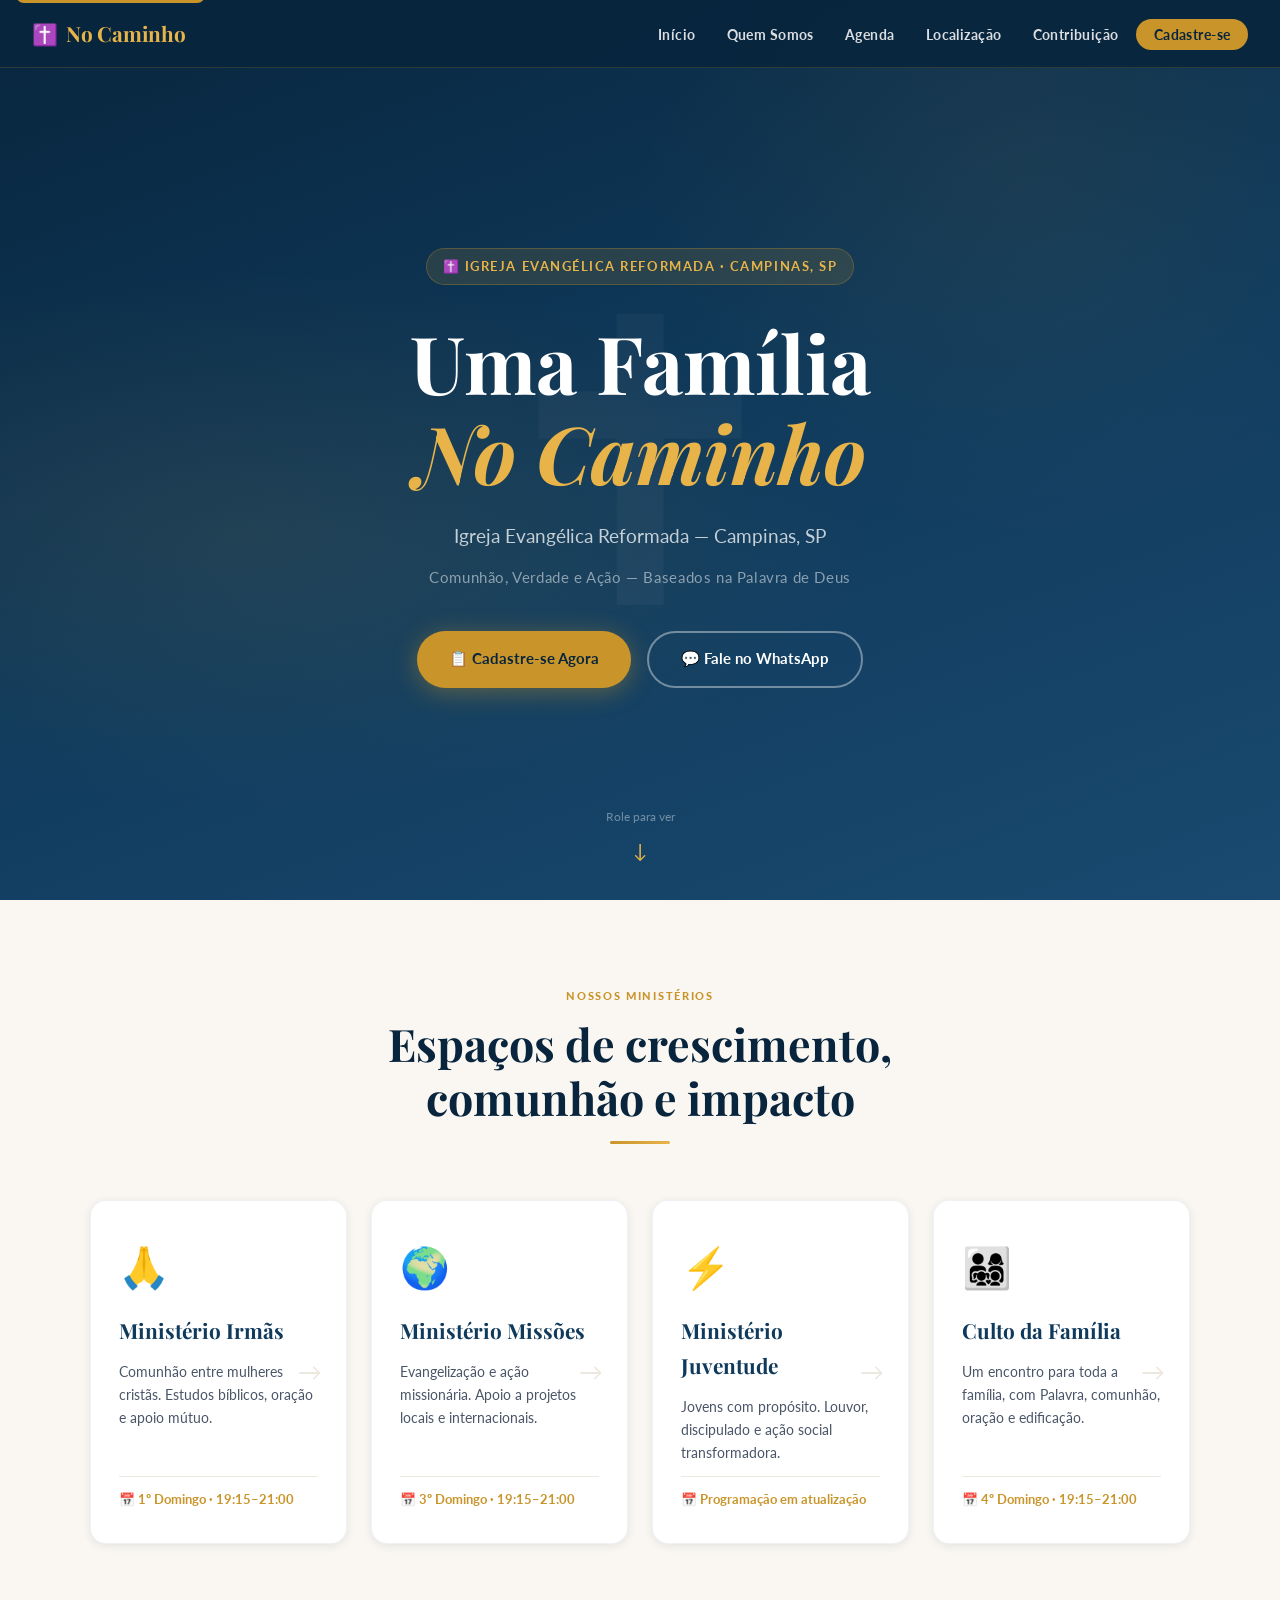
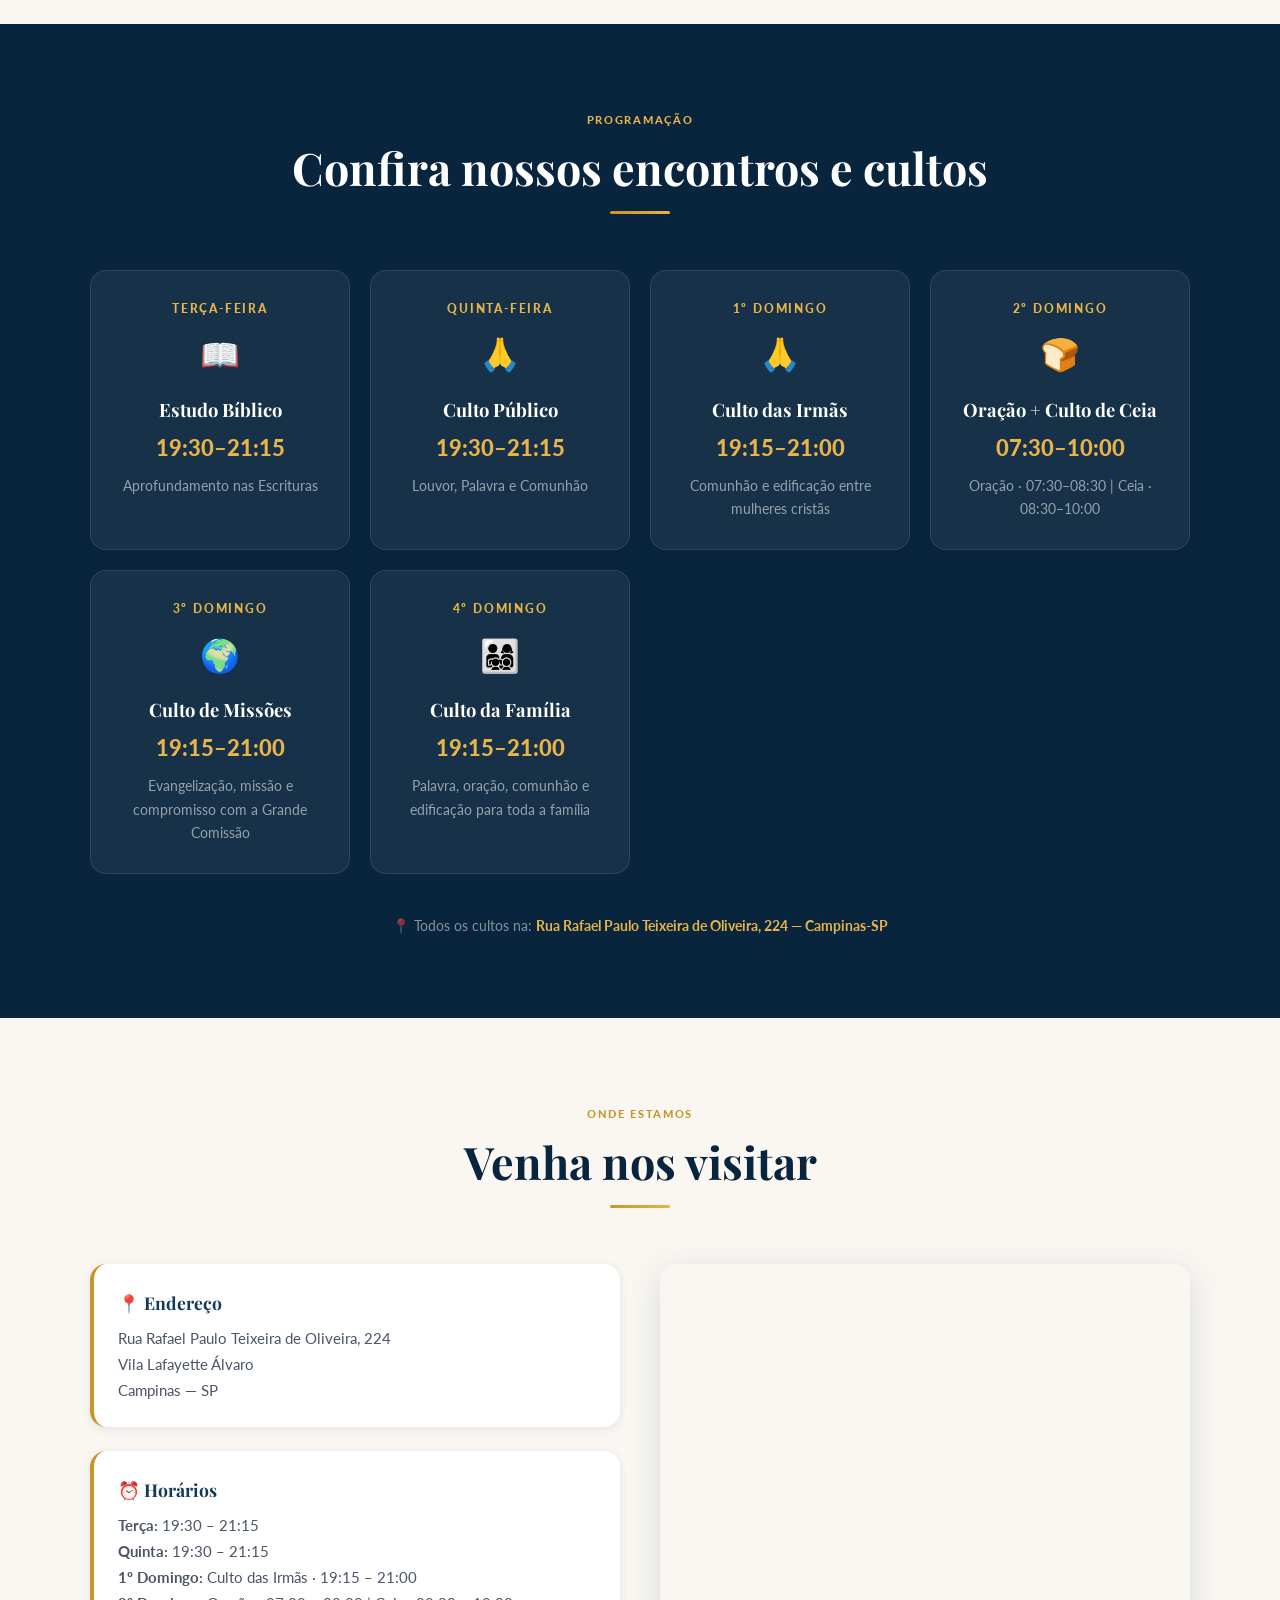
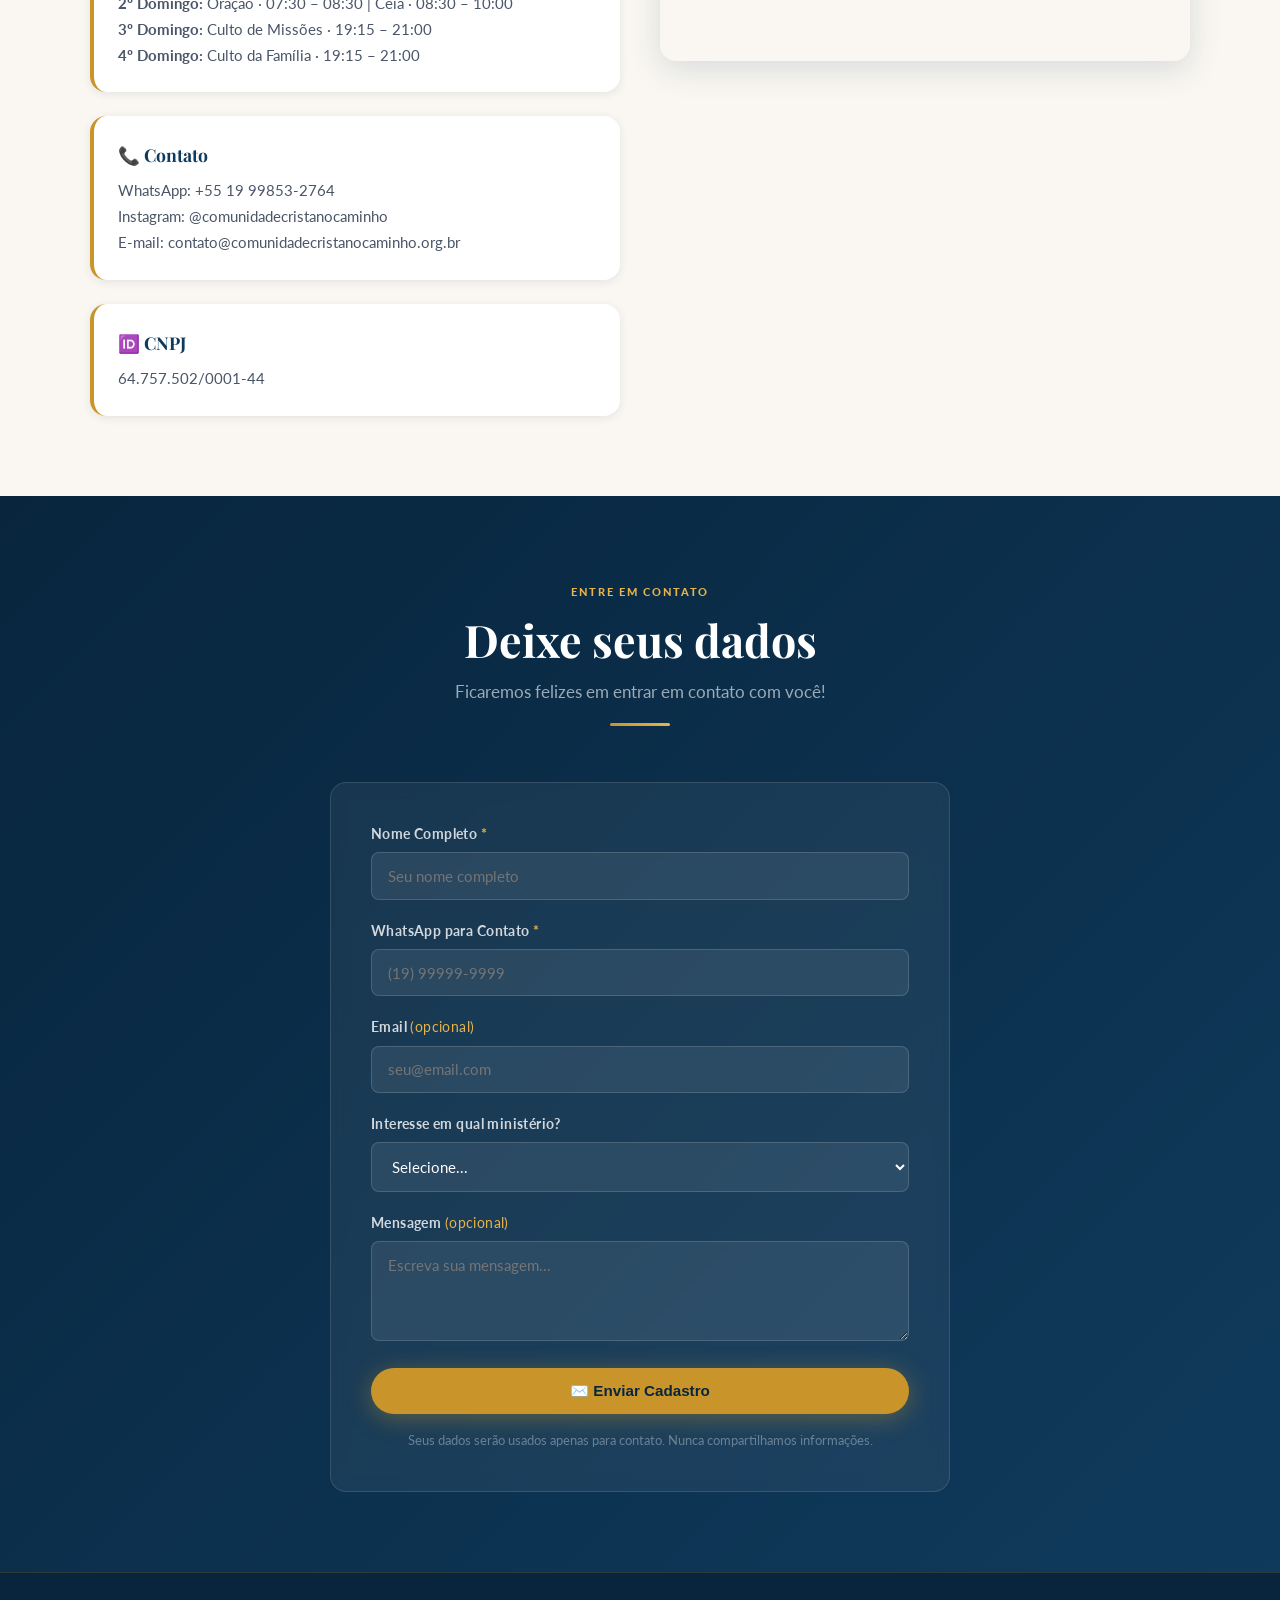
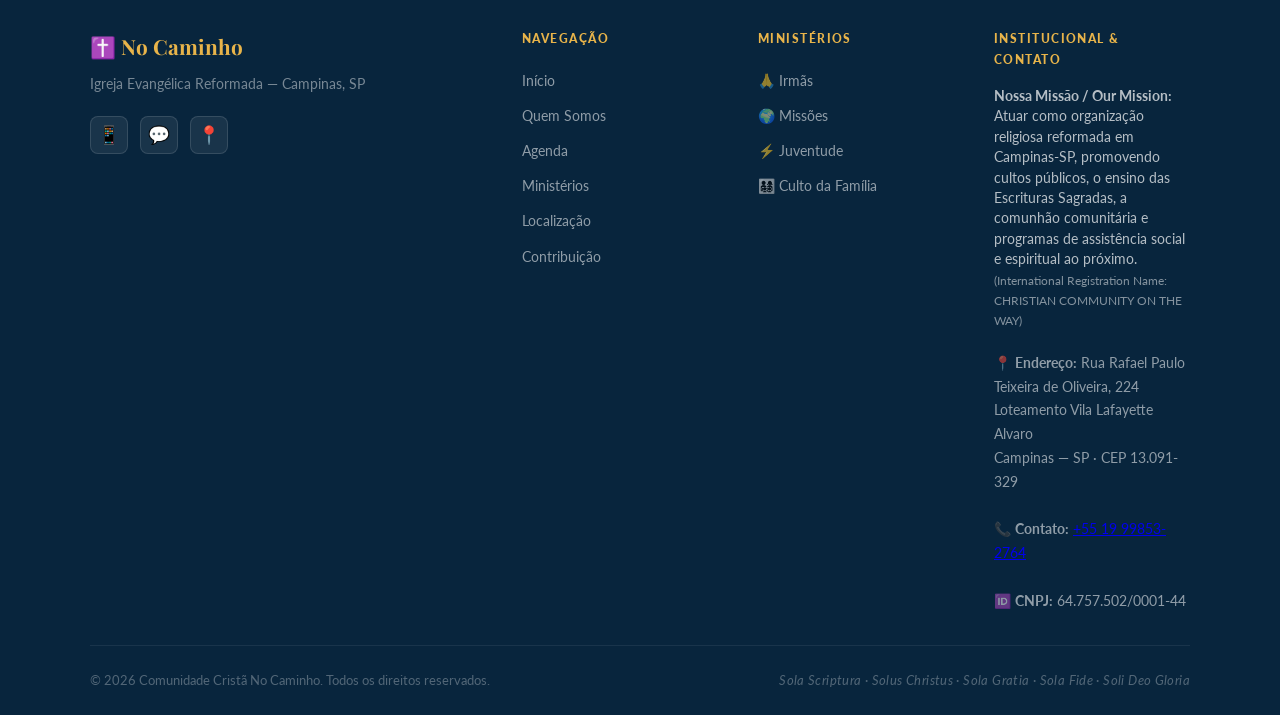
<file: index.html>
<!DOCTYPE html>
<html lang="pt-BR">
<head>
  <link rel="canonical" href="https://comunidadecristanocaminho.org.br/" />
  <meta charset="UTF-8">
  <meta name="viewport" content="width=device-width, initial-scale=1.0">
  <meta name="description" content="Comunidade Cristã No Caminho - Igreja Evangélica Reformada em Campinas-SP. Confira nossa agenda, ministérios e entre em contato.">
  <meta name="theme-color" content="#0F3A5C">
    <title> Comunidade Cristã No Caminho | Campinas-SP</title>
  <link rel="stylesheet" href="style.css">
  <link rel="manifest" href="manifest.json">
  <meta name="mobile-web-app-capable" content="yes">
  <meta name="apple-mobile-web-app-capable" content="yes">
  <meta name="apple-mobile-web-app-status-bar-style" content="black-translucent">
  <meta name="apple-mobile-web-app-title" content="No Caminho">
</head>
<body>
  <a href="#main-content" class="skip-link">Pular para o conteúdo</a>

  <!-- NAVBAR -->
  <nav class="navbar" aria-label="Navegação principal">
    <a class="navbar-brand" href="index.html">✝️ <span>No Caminho</span></a>
    <button class="nav-toggle" aria-label="Abrir menu" aria-expanded="false" aria-controls="primary-navigation">
      <span></span><span></span><span></span>
    </button>
    <ul class="navbar-links" id="primary-navigation">
      <li><a href="#inicio">Início</a></li>
      <li><a href="quem-somos.html">Quem Somos</a></li>
      <li><a href="#agenda">Agenda</a></li>
      <li><a href="#localizacao">Localização</a></li>
      <li><a href="contribuicao.html">Contribuição</a></li>
      <li><a href="#contato" class="cta">Cadastre-se</a></li>
    </ul>
  </nav>

  <main id="main-content">

    <!-- HERO -->
    <section class="hero" id="inicio" aria-label="Bem-vindo">
      <div class="hero-cross" aria-hidden="true">✝</div>
      <div class="hero-content">
        <div class="hero-eyebrow">✝️ Igreja Evangélica Reformada · Campinas, SP</div>
        <h1 class="hero-title">Uma Família<br><em>No Caminho</em></h1>
        <p class="hero-subtitle">Igreja Evangélica Reformada — Campinas, SP</p>
        <p class="hero-tagline">Comunhão, Verdade e Ação — Baseados na Palavra de Deus</p>
        <div class="hero-actions">
          <a href="#contato" class="btn btn-primary">📋 Cadastre-se Agora</a>
          <a href="https://wa.me/5519998532764?text=Olá!%20Gostaria%20de%20saber%20mais%20sobre%20a%20comunidade" class="btn btn-outline" target="_blank" rel="noopener">💬 Fale no WhatsApp</a>
        </div>
      </div>
      <div class="hero-scroll" aria-hidden="true">Role para ver</div>
    </section>

    <!-- MINISTÉRIOS -->
    <section class="section" id="ministerios" aria-labelledby="min-title">
      <div class="section-inner">
        <div class="section-header reveal">
          <div class="section-tag">Nossos Ministérios</div>
          <h2 class="section-title" id="min-title">Espaços de crescimento,<br>comunhão e impacto</h2>
          <div class="divider"></div>
        </div>
        <div class="ministerios-grid">
          <a href="irmas.html" class="ministerio-card reveal reveal-delay-1">
            <span class="ministerio-emoji">🙏</span>
            <div class="ministerio-title">Ministério Irmãs</div>
            <div class="ministerio-desc">Comunhão entre mulheres cristãs. Estudos bíblicos, oração e apoio mútuo.</div>
            <div class="ministerio-schedule">📅 1º Domingo · 19:15–21:00</div>
            <span class="ministerio-arrow">→</span>
          </a>
          <a href="missoes.html" class="ministerio-card reveal reveal-delay-2">
            <span class="ministerio-emoji">🌍</span>
            <div class="ministerio-title">Ministério Missões</div>
            <div class="ministerio-desc">Evangelização e ação missionária. Apoio a projetos locais e internacionais.</div>
            <div class="ministerio-schedule">📅 3º Domingo · 19:15–21:00</div>
            <span class="ministerio-arrow">→</span>
          </a>
          <a href="juventude.html" class="ministerio-card reveal reveal-delay-3">
            <span class="ministerio-emoji">⚡</span>
            <div class="ministerio-title">Ministério Juventude</div>
            <div class="ministerio-desc">Jovens com propósito. Louvor, discipulado e ação social transformadora.</div>
            <div class="ministerio-schedule">📅 Programação em atualização</div>
            <span class="ministerio-arrow">→</span>
          </a>
          <a href="cooperacao.html" class="ministerio-card reveal reveal-delay-4">
            <span class="ministerio-emoji">👨‍👩‍👧‍👦</span>
            <div class="ministerio-title">Culto da Família</div>
            <div class="ministerio-desc">Um encontro para toda a família, com Palavra, comunhão, oração e edificação.</div>
            <div class="ministerio-schedule">📅 4º Domingo · 19:15–21:00</div>
            <span class="ministerio-arrow">→</span>
          </a>
        </div>
      </div>
    </section>

    <!-- AGENDA -->
    <section class="section agenda-section" id="agenda" aria-labelledby="agenda-title">
      <div class="section-inner">
        <div class="section-header reveal">
          <div class="section-tag">Programação</div>
          <h2 class="section-title" id="agenda-title">Confira nossos encontros e cultos</h2>
          <div class="divider"></div>
        </div>
        <div class="agenda-grid">
          <div class="agenda-card reveal reveal-delay-1">
            <div class="agenda-card-day">Terça-Feira</div>
            <span class="agenda-card-icon">📖</span>
            <div class="agenda-card-title">Estudo Bíblico</div>
            <div class="agenda-card-time">19:30–21:15</div>
            <div class="agenda-card-desc">Aprofundamento nas Escrituras</div>
          </div>
          <div class="agenda-card reveal reveal-delay-2">
            <div class="agenda-card-day">Quinta-Feira</div>
            <span class="agenda-card-icon">🙏</span>
            <div class="agenda-card-title">Culto Público</div>
            <div class="agenda-card-time">19:30–21:15</div>
            <div class="agenda-card-desc">Louvor, Palavra e Comunhão</div>
          </div>
          <div class="agenda-card reveal reveal-delay-3">
            <div class="agenda-card-day">1º Domingo</div>
            <span class="agenda-card-icon">🙏</span>
            <div class="agenda-card-title">Culto das Irmãs</div>
            <div class="agenda-card-time">19:15–21:00</div>
            <div class="agenda-card-desc">Comunhão e edificação entre mulheres cristãs</div>
          </div>
          <div class="agenda-card reveal reveal-delay-4">
            <div class="agenda-card-day">2º Domingo</div>
            <span class="agenda-card-icon">🍞</span>
            <div class="agenda-card-title">Oração + Culto de Ceia</div>
            <div class="agenda-card-time">07:30–10:00</div>
            <div class="agenda-card-desc">Oração · 07:30–08:30 | Ceia · 08:30–10:00</div>
          </div>
          <div class="agenda-card reveal reveal-delay-5">
            <div class="agenda-card-day">3º Domingo</div>
            <span class="agenda-card-icon">🌍</span>
            <div class="agenda-card-title">Culto de Missões</div>
            <div class="agenda-card-time">19:15–21:00</div>
            <div class="agenda-card-desc">Evangelização, missão e compromisso com a Grande Comissão</div>
          </div>
          <div class="agenda-card reveal reveal-delay-6">
            <div class="agenda-card-day">4º Domingo</div>
            <span class="agenda-card-icon">👨‍👩‍👧‍👦</span>
            <div class="agenda-card-title">Culto da Família</div>
            <div class="agenda-card-time">19:15–21:00</div>
            <div class="agenda-card-desc">Palavra, oração, comunhão e edificação para toda a família</div>
          </div>
        </div>
        <p class="agenda-address reveal">
          📍 Todos os cultos na: <strong>Rua Rafael Paulo Teixeira de Oliveira, 224 — Campinas-SP</strong>
        </p>
      </div>
    </section>

    <!-- LOCALIZAÇÃO -->
    <section class="section" id="localizacao" aria-labelledby="loc-title">
      <div class="section-inner">
        <div class="section-header reveal">
          <div class="section-tag">Onde Estamos</div>
          <h2 class="section-title" id="loc-title">Venha nos visitar</h2>
          <div class="divider"></div>
        </div>
        <div class="location-grid">
          <div class="location-info reveal">
            <div class="location-block">
              <h3>📍 Endereço</h3>
              <p>Rua Rafael Paulo Teixeira de Oliveira, 224<br>Vila Lafayette Álvaro<br>Campinas — SP</p>
            </div>
            <div class="location-block">
              <h3>⏰ Horários</h3>
              <p>
                <strong>Terça:</strong> 19:30 – 21:15<br>
                <strong>Quinta:</strong> 19:30 – 21:15<br>
                <strong>1º Domingo:</strong> Culto das Irmãs · 19:15 – 21:00<br>
                <strong>2º Domingo:</strong> Oração · 07:30 – 08:30 | Ceia · 08:30 – 10:00<br>
                <strong>3º Domingo:</strong> Culto de Missões · 19:15 – 21:00<br>
                <strong>4º Domingo:</strong> Culto da Família · 19:15 – 21:00
              </p>
            </div>
            <div class="location-block">
              <h3>📞 Contato</h3>
              <p>
                WhatsApp: <a href="https://wa.me/5519998532764">+55 19 99853-2764</a><br>
                Instagram: <a href="https://instagram.com/comunidadecristanocaminho" target="_blank" rel="noopener">@comunidadecristanocaminho</a><br>
                E-mail: <a href="mailto:contato@comunidadecristanocaminho.org.br">contato@comunidadecristanocaminho.org.br</a>
              </p>
            </div>
            <div class="location-block">
              <h3>🆔 CNPJ</h3>
              <p>64.757.502/0001-44</p>
            </div>
          </div>
          <div class="map-container reveal reveal-delay-2">
            <iframe
              src="https://www.google.com/maps/embed?pb=!1m17!1m12!1m3!1d3675.244!2d-47.020389!3d-22.880250!2m3!1f0!2f0!3f0!3m2!1i1024!2i768!4f13.1!3m2!1m1!2zMjLCsDUyJzQ4LjkiUyA0N8KwMDEnMTMuNCJX!5e0!3m2!1spt-BR!2sbr"
              allowfullscreen loading="lazy"
              referrerpolicy="no-referrer-when-downgrade"
              title="Localização da Comunidade Cristã No Caminho"
            ></iframe>
          </div>
        </div>
      </div>
    </section>

    <!-- CONTATO -->
    <section class="section contact-section" id="contato" aria-labelledby="contact-title">
      <div class="section-inner">
        <div class="section-header reveal">
          <div class="section-tag">Entre em Contato</div>
          <h2 class="section-title" id="contact-title">Deixe seus dados</h2>
          <p class="section-subtitle">Ficaremos felizes em entrar em contato com você!</p>
          <div class="divider"></div>
        </div>
        <div class="contact-form-wrapper reveal">
          <div class="form-success" id="form-success">✅ Cadastro preparado! O WhatsApp será aberto para concluir o envio.</div>
          <form id="contact-form" novalidate>
            <div class="form-group">
              <label for="nome">Nome Completo <span>*</span></label>
              <input type="text" id="nome" name="nome" required placeholder="Seu nome completo">
            </div>
            <div class="form-group">
              <label for="whatsapp">WhatsApp para Contato <span>*</span></label>
              <input type="tel" id="whatsapp" name="whatsapp" required placeholder="(19) 99999-9999">
            </div>
            <div class="form-group">
              <label for="email">Email <span class="optional-label">(opcional)</span></label>
              <input type="email" id="email" name="email" placeholder="seu@email.com">
            </div>
            <div class="form-group">
              <label for="ministerio">Interesse em qual ministério?</label>
              <select id="ministerio" name="ministerio">
                <option value="">Selecione...</option>
                <option value="irmas">Ministério Irmãs</option>
                <option value="missoes">Ministério Missões</option>
                <option value="juventude">Ministério Juventude</option>
                <option value="culto-familia">Culto da Família</option>
                <option value="geral">Informações Gerais</option>
              </select>
            </div>
            <div class="form-group">
              <label for="mensagem">Mensagem <span class="optional-label">(opcional)</span></label>
              <textarea id="mensagem" name="mensagem" placeholder="Escreva sua mensagem..."></textarea>
            </div>
            <button type="submit" class="btn btn-primary btn-full">✉️ Enviar Cadastro</button>
          </form>
          <p class="form-note">Seus dados serão usados apenas para contato. Nunca compartilhamos informações.</p>
        </div>
      </div>
    </section>

  </main>

  <!-- FOOTER -->
  <footer class="footer" aria-label="Rodapé">
    <div class="footer-inner">
      <div class="footer-brand">
        <div class="footer-logo">✝️ <span>No Caminho</span></div>
        <p class="footer-tagline">Igreja Evangélica Reformada — Campinas, SP</p>
        <div class="footer-socials">
          <a href="https://instagram.com/comunidadecristanocaminho" class="footer-social" target="_blank" rel="noopener" aria-label="Instagram">📱</a>
          <a href="https://wa.me/5519998532764" class="footer-social" target="_blank" rel="noopener" aria-label="WhatsApp">💬</a>
          <a href="https://www.google.com/maps/dir/?api=1&destination=Rua+Rafael+Paulo+Teixeira+de+Oliveira+224+Campinas" class="footer-social" target="_blank" rel="noopener" aria-label="Localização">📍</a>
        </div>
      </div>
      <div class="footer-col">
        <h4>Navegação</h4>
        <ul>
          <li><a href="#inicio">Início</a></li>
          <li><a href="quem-somos.html">Quem Somos</a></li>
          <li><a href="#agenda">Agenda</a></li>
          <li><a href="#ministerios">Ministérios</a></li>
          <li><a href="#localizacao">Localização</a></li>
          <li><a href="contribuicao.html">Contribuição</a></li>
        </ul>
      </div>
      <div class="footer-col">
        <h4>Ministérios</h4>
        <ul>
          <li><a href="irmas.html">🙏 Irmãs</a></li>
          <li><a href="missoes.html">🌍 Missões</a></li>
          <li><a href="juventude.html">⚡ Juventude</a></li>
          <li><a href="cooperacao.html">👨‍👩‍👧‍👦 Culto da Família</a></li>
        </ul>
      </div>
     <div class="footer-col">
        <h4>Institucional &amp; Contato</h4>
        <p style="margin-bottom: 1.25rem; font-size: 0.85rem; color: rgba(255,255,255,0.7); line-height: 1.5; max-width: 320px;">
          <strong>Nossa Missão / Our Mission:</strong> Atuar como organização religiosa reformada em Campinas-SP, promovendo cultos públicos, o ensino das Escrituras Sagradas, a comunhão comunitária e programas de assistência social e espiritual ao próximo. <br>
        <span style="font-size:0.75rem; color:rgba(255,255,255,0.5);">(International Registration Name: CHRISTIAN COMMUNITY ON THE WAY)</span>
        </p>
        <p>
          📍 <strong>Endereço:</strong> Rua Rafael Paulo Teixeira de Oliveira, 224<br>
          Loteamento Vila Lafayette Alvaro<br>
          Campinas — SP · CEP 13.091-329<br><br>
          📞 <strong>Contato:</strong> <a href="https://wa.me/5519998532764">+55 19 99853-2764</a><br><br>
          🆔 <strong>CNPJ:</strong> 64.757.502/0001-44
        </p>
      </div>
    </div>
    <div class="footer-bottom">
      <span>© 2026 Comunidade Cristã No Caminho. Todos os direitos reservados.</span>
      <span class="footer-solas">Sola Scriptura · Solus Christus · Sola Gratia · Sola Fide · Soli Deo Gloria</span>
    </div>
  </footer>

  <script src="main.js"></script>
  <script>
    if ('serviceWorker' in navigator) {
      window.addEventListener('load', () => {
        navigator.serviceWorker.register('sw.js')
          .then(reg => console.log('SW registrado:', reg.scope))
          .catch(err => console.warn('SW erro:', err));
      });
    }
  </script>
</body>
</html>
</file>
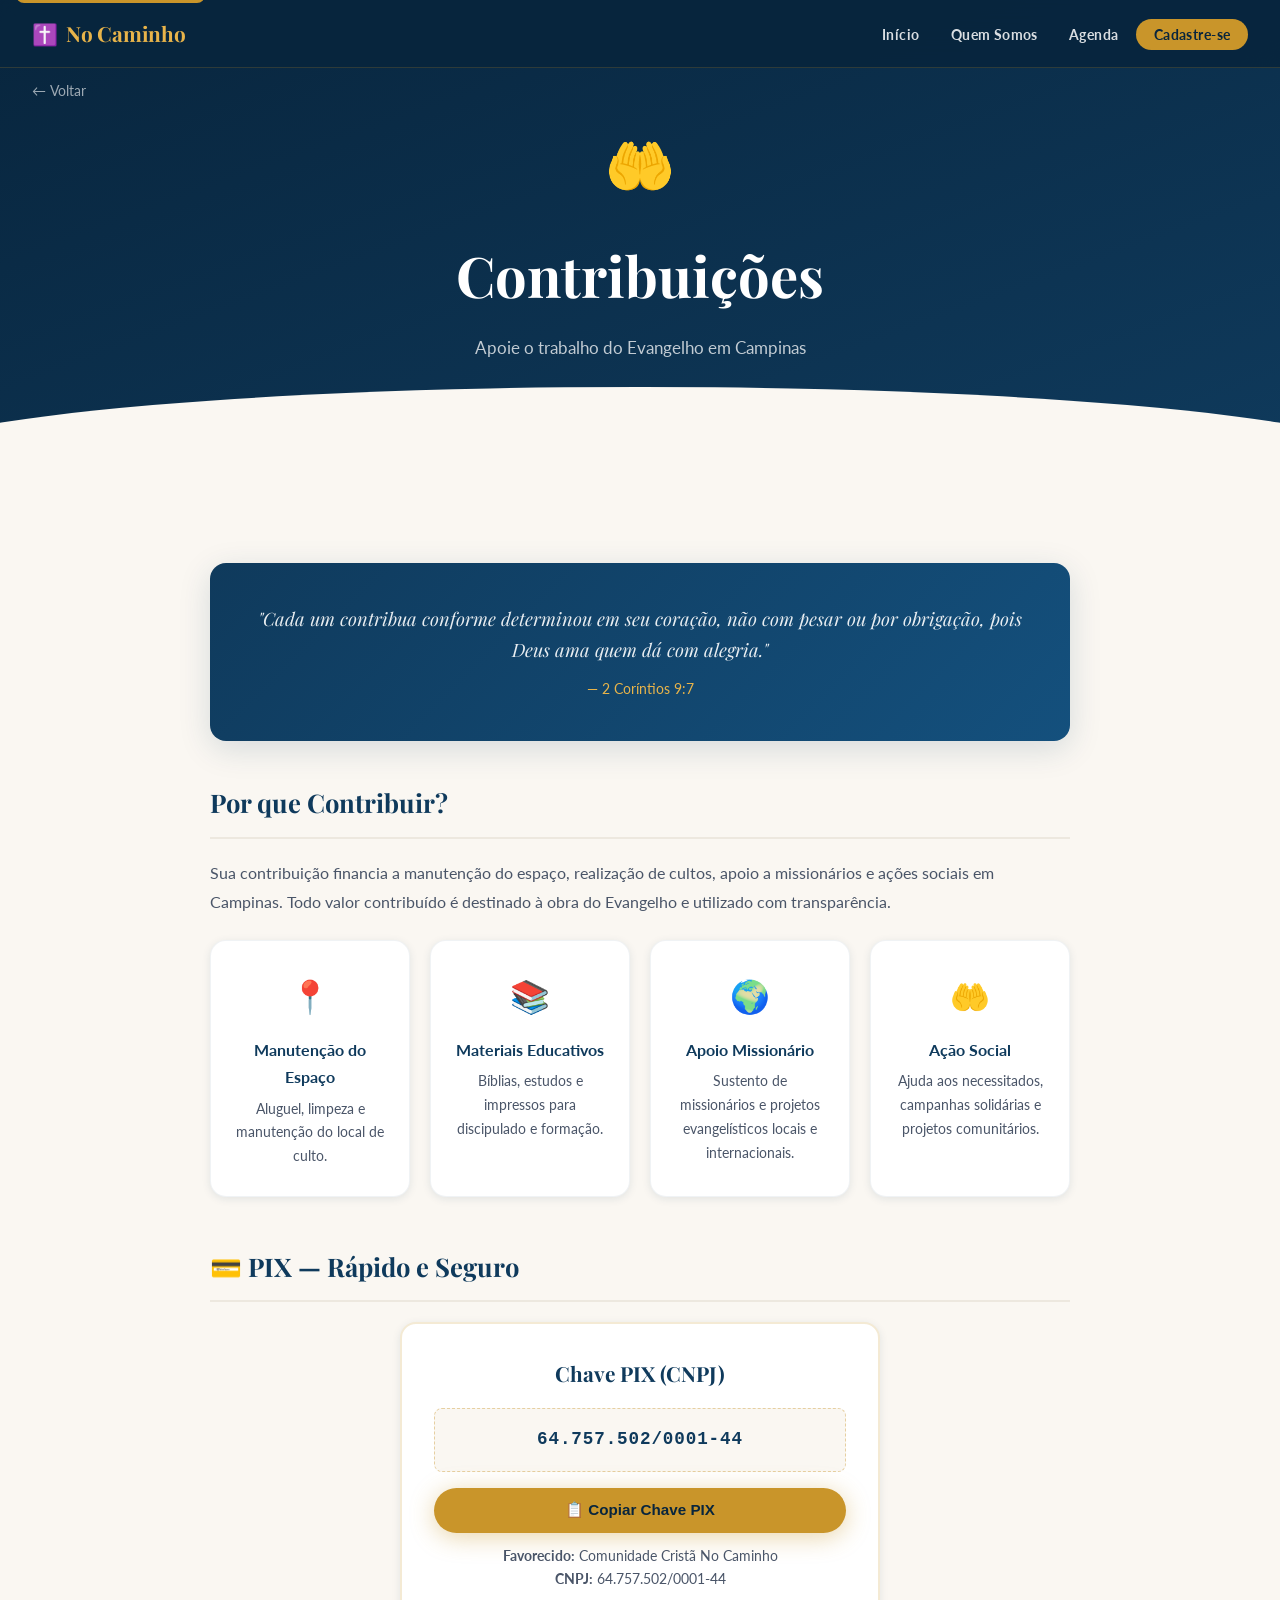
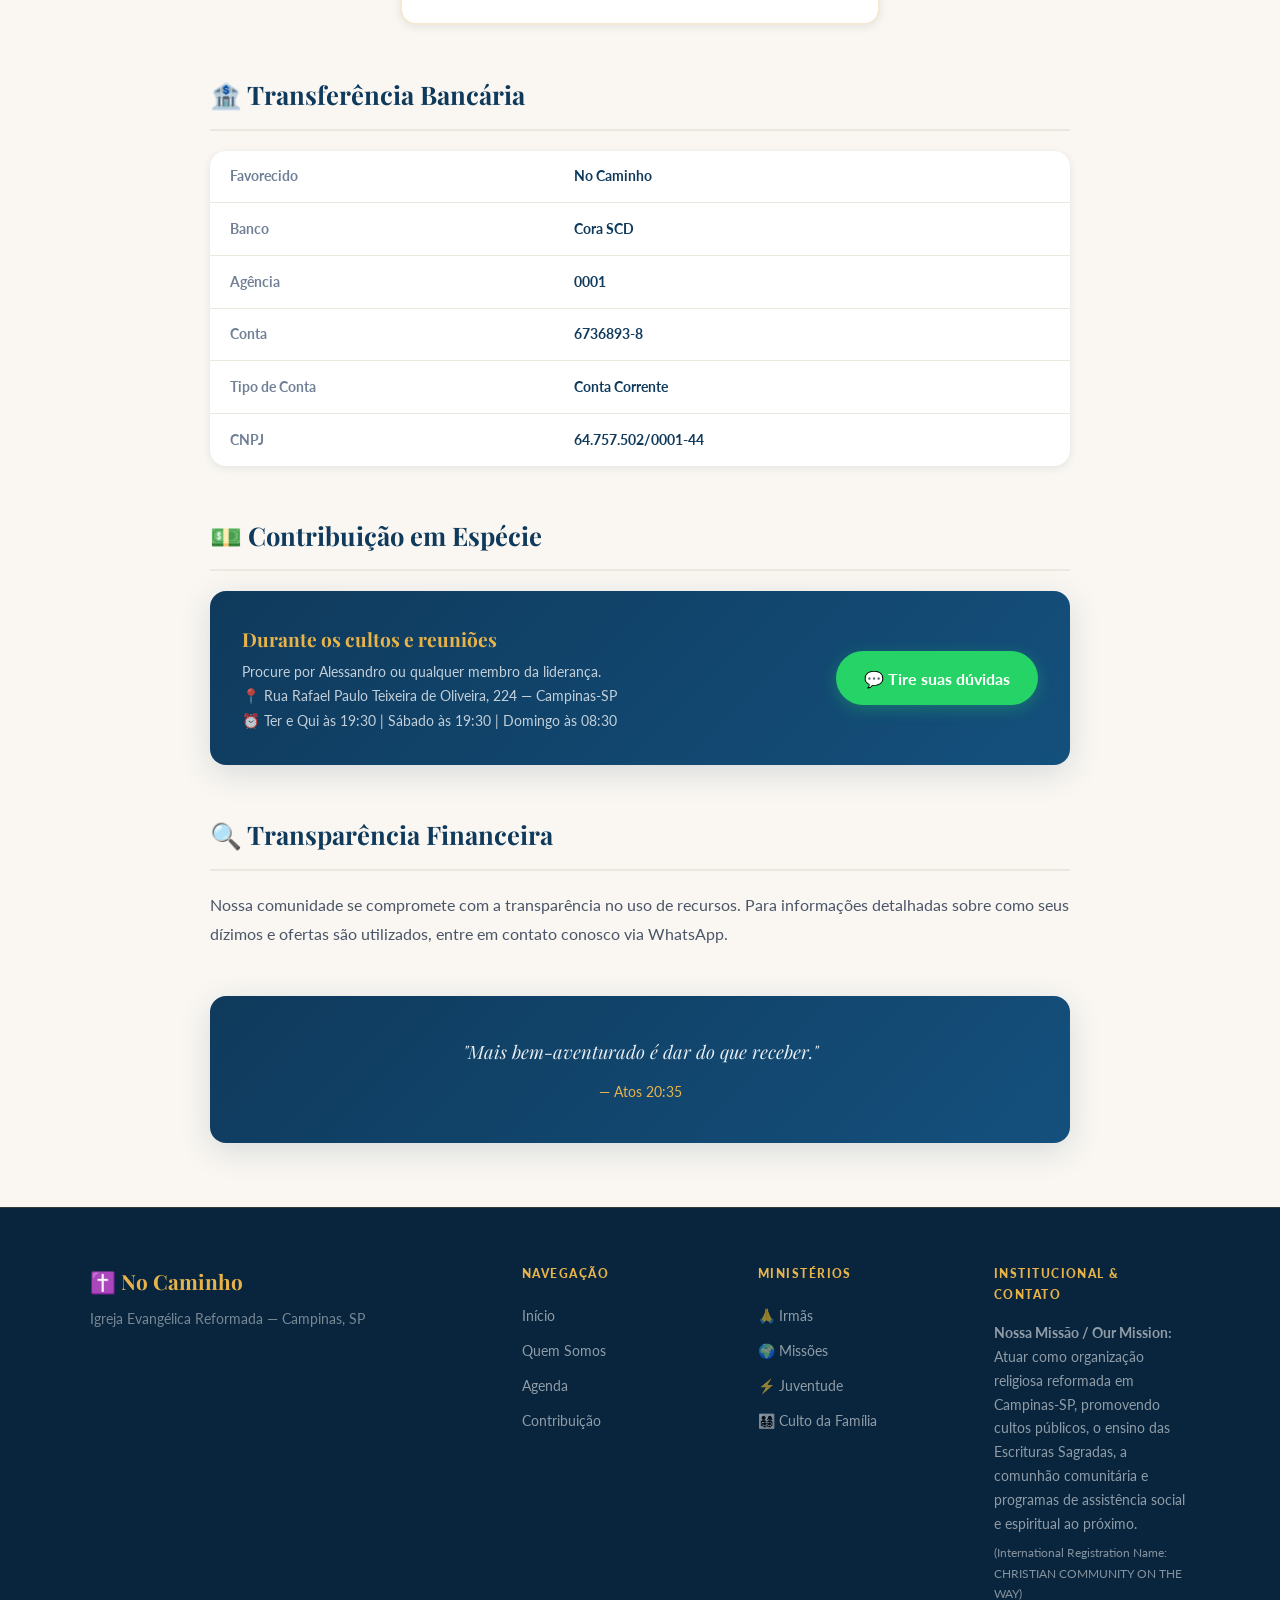
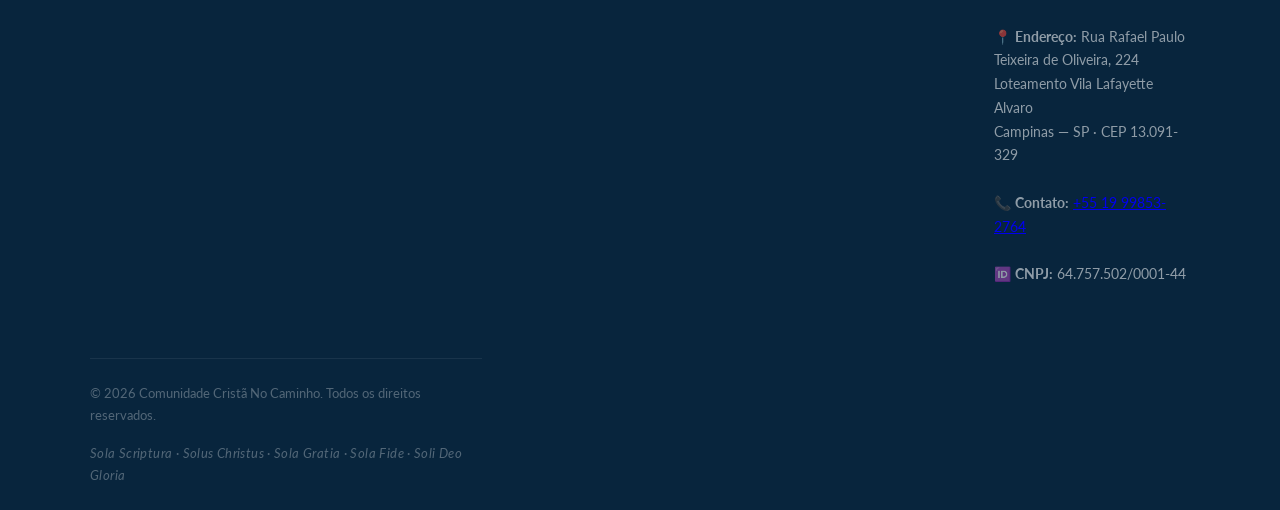
<file: contribuicao.html>
<!DOCTYPE html>
<html lang="pt-BR">
<head>
  <link rel="canonical" href="https://comunidadecristanocaminho.org.br/contribuicao.html" />
  <meta charset="UTF-8">
  <meta name="viewport" content="width=device-width, initial-scale=1.0">
  <meta name="description" content="Contribuição — Apoie o trabalho do Evangelho em Campinas">
  <title>Contribuição | Comunidade Cristã No Caminho</title>
  <link rel="stylesheet" href="style.css">
  <link rel="manifest" href="manifest.json">
  <meta name="mobile-web-app-capable" content="yes">
  <meta name="apple-mobile-web-app-capable" content="yes">
  <meta name="apple-mobile-web-app-status-bar-style" content="black-translucent">
  <meta name="apple-mobile-web-app-title" content="No Caminho">
</head>
<body>
  <a href="#main-content" class="skip-link">Pular para o conteúdo</a>

  <nav class="navbar">
    <a class="navbar-brand" href="index.html">✝️ <span>No Caminho</span></a>
    <button class="nav-toggle" aria-label="Abrir menu" aria-expanded="false" aria-controls="primary-navigation"><span></span><span></span><span></span></button>
    <ul class="navbar-links" id="primary-navigation">
      <li><a href="index.html">Início</a></li>
      <li><a href="quem-somos.html">Quem Somos</a></li>
      <li><a href="index.html#agenda">Agenda</a></li>
      <li><a href="index.html#contato" class="cta">Cadastre-se</a></li>
    </ul>
  </nav>

  <main id="main-content">
    <div class="page-hero">
      <a href="index.html" class="page-back">← Voltar</a>
      <span class="page-hero-icon">🤲</span>
      <h1 class="page-hero-title">Contribuições</h1>
      <p class="page-hero-subtitle">Apoie o trabalho do Evangelho em Campinas</p>
    </div>

    <div class="ministry-content">
      <div class="ministry-inner">

        <!-- Versículo -->
        <div class="reveal">
          <div class="verse-banner" style="margin-bottom:2.5rem">
            <p>"Cada um contribua conforme determinou em seu coração, não com pesar ou por obrigação, pois Deus ama quem dá com alegria."</p>
            <cite>— 2 Coríntios 9:7</cite>
          </div>
        </div>

        <!-- Por que contribuir -->
        <div class="ministry-section reveal">
          <h2 class="ministry-section-title">Por que Contribuir?</h2>
          <p class="body-copy body-copy-spaced">Sua contribuição financia a manutenção do espaço, realização de cultos, apoio a missionários e ações sociais em Campinas. Todo valor contribuído é destinado à obra do Evangelho e utilizado com transparência.</p>
          <div class="contrib-grid">
            <div class="contrib-card">
              <span class="icon">📍</span>
              <h3>Manutenção do Espaço</h3>
              <p>Aluguel, limpeza e manutenção do local de culto.</p>
            </div>
            <div class="contrib-card">
              <span class="icon">📚</span>
              <h3>Materiais Educativos</h3>
              <p>Bíblias, estudos e impressos para discipulado e formação.</p>
            </div>
            <div class="contrib-card">
              <span class="icon">🌍</span>
              <h3>Apoio Missionário</h3>
              <p>Sustento de missionários e projetos evangelísticos locais e internacionais.</p>
            </div>
            <div class="contrib-card">
              <span class="icon">🤲</span>
              <h3>Ação Social</h3>
              <p>Ajuda aos necessitados, campanhas solidárias e projetos comunitários.</p>
            </div>
          </div>
        </div>

        <!-- PIX -->
        <div class="ministry-section reveal">
          <h2 class="ministry-section-title">💳 PIX — Rápido e Seguro</h2>
          <div class="pix-box">
            <h3>Chave PIX (CNPJ)</h3>
            <div class="pix-key" id="pix-key">64.757.502/0001-44</div>
            <button id="copy-pix" class="btn btn-primary" style="width:100%;justify-content:center">
              📋 Copiar Chave PIX
            </button>
            <div class="pix-meta">
              <strong>Favorecido:</strong> Comunidade Cristã No Caminho<br>
              <strong>CNPJ:</strong> 64.757.502/0001-44
            </div>
          </div>
        </div>

        <!-- Transferência Bancária -->
        <div class="ministry-section reveal">
          <h2 class="ministry-section-title">🏦 Transferência Bancária</h2>
          <table class="bank-table">
            <tr><td>Favorecido</td><td>No Caminho</td></tr>
            <tr><td>Banco</td><td>Cora SCD</td></tr>
            <tr><td>Agência</td><td>0001</td></tr>
            <tr><td>Conta</td><td>6736893-8</td></tr>
            <tr><td>Tipo de Conta</td><td>Conta Corrente</td></tr>
            <tr><td>CNPJ</td><td>64.757.502/0001-44</td></tr>
          </table>
        </div>

        <!-- Espécie -->
        <div class="ministry-section reveal">
          <h2 class="ministry-section-title">💵 Contribuição em Espécie</h2>
          <div class="meeting-banner">
            <div class="meeting-banner-info">
              <h3>Durante os cultos e reuniões</h3>
              <p>Procure por Alessandro ou qualquer membro da liderança.<br>
              📍 Rua Rafael Paulo Teixeira de Oliveira, 224 — Campinas-SP<br>
              ⏰ Ter e Qui às 19:30 | Sábado às 19:30 | Domingo às 08:30</p>
            </div>
            <a href="https://wa.me/5519998532764?text=Olá!%20Gostaria%20de%20saber%20mais%20sobre%20como%20contribuir%20com%20a%20comunidade" class="btn-whatsapp" target="_blank" rel="noopener">
              💬 Tire suas dúvidas
            </a>
          </div>
        </div>

        <!-- Transparência -->
        <div class="ministry-section reveal">
          <h2 class="ministry-section-title">🔍 Transparência Financeira</h2>
          <p class="body-copy">Nossa comunidade se compromete com a transparência no uso de recursos. Para informações detalhadas sobre como seus dízimos e ofertas são utilizados, entre em contato conosco via WhatsApp.</p>
        </div>

        <div class="reveal">
          <div class="verse-banner">
            <p>"Mais bem-aventurado é dar do que receber."</p>
            <cite>— Atos 20:35</cite>
          </div>
        </div>

      </div>
    </div>
  </main>

  <footer class="footer">
    <div class="footer-inner">
      <div class="footer-brand">
        <div class="footer-logo">✝️ <span>No Caminho</span></div>
        <p class="footer-tagline">Igreja Evangélica Reformada — Campinas, SP</p>
      </div>
      <div class="footer-col">
        <h4>Navegação</h4>
        <ul>
          <li><a href="index.html">Início</a></li>
          <li><a href="quem-somos.html">Quem Somos</a></li>
          <li><a href="index.html#agenda">Agenda</a></li>
          <li><a href="contribuicao.html">Contribuição</a></li>
        </ul>
      </div>
      <div class="footer-col">
        <h4>Ministérios</h4>
        <ul>
          <li><a href="irmas.html">🙏 Irmãs</a></li>
          <li><a href="missoes.html">🌍 Missões</a></li>
          <li><a href="juventude.html">⚡ Juventude</a></li>
          <li><a href="cooperacao.html">👨‍👩‍👧‍👦 Culto da Família</a></li>
        </ul>
      </div>
     <div class="footer-col">
        <h4>Institucional &amp; Contato</h4>
        <p class="footer-mission">
        <strong>Nossa Missão / Our Mission:</strong> Atuar como organização religiosa reformada em Campinas-SP, promovendo cultos públicos, o ensino das Escrituras Sagradas, a comunhão comunitária e programas de assistência social e espiritual ao próximo. <br>
        <span class="footer-international">(International Registration Name: CHRISTIAN COMMUNITY ON THE WAY)</span> 
        </p>
        <p>
          📍 <strong>Endereço:</strong> Rua Rafael Paulo Teixeira de Oliveira, 224<br>
          Loteamento Vila Lafayette Alvaro<br>
          Campinas — SP · CEP 13.091-329<br><br>
          📞 <strong>Contato:</strong> <a href="https://wa.me/5519998532764" >+55 19 99853-2764</a><br><br>
          🆔 <strong>CNPJ:</strong> 64.757.502/0001-44
        </p>
      </div>
    <div class="footer-bottom">
      <span>© 2026 Comunidade Cristã No Caminho. Todos os direitos reservados.</span>
      <span class="footer-solas">Sola Scriptura · Solus Christus · Sola Gratia · Sola Fide · Soli Deo Gloria</span>
    </div>
  </footer>

  <script src="main.js"></script>
  <script>
    if ('serviceWorker' in navigator) {
      window.addEventListener('load', () => {
        navigator.serviceWorker.register('sw.js')
          .then(reg => console.log('SW registrado:', reg.scope))
          .catch(err => console.warn('SW erro:', err));
      });
    }
  </script>
</body>
</html>
</file>
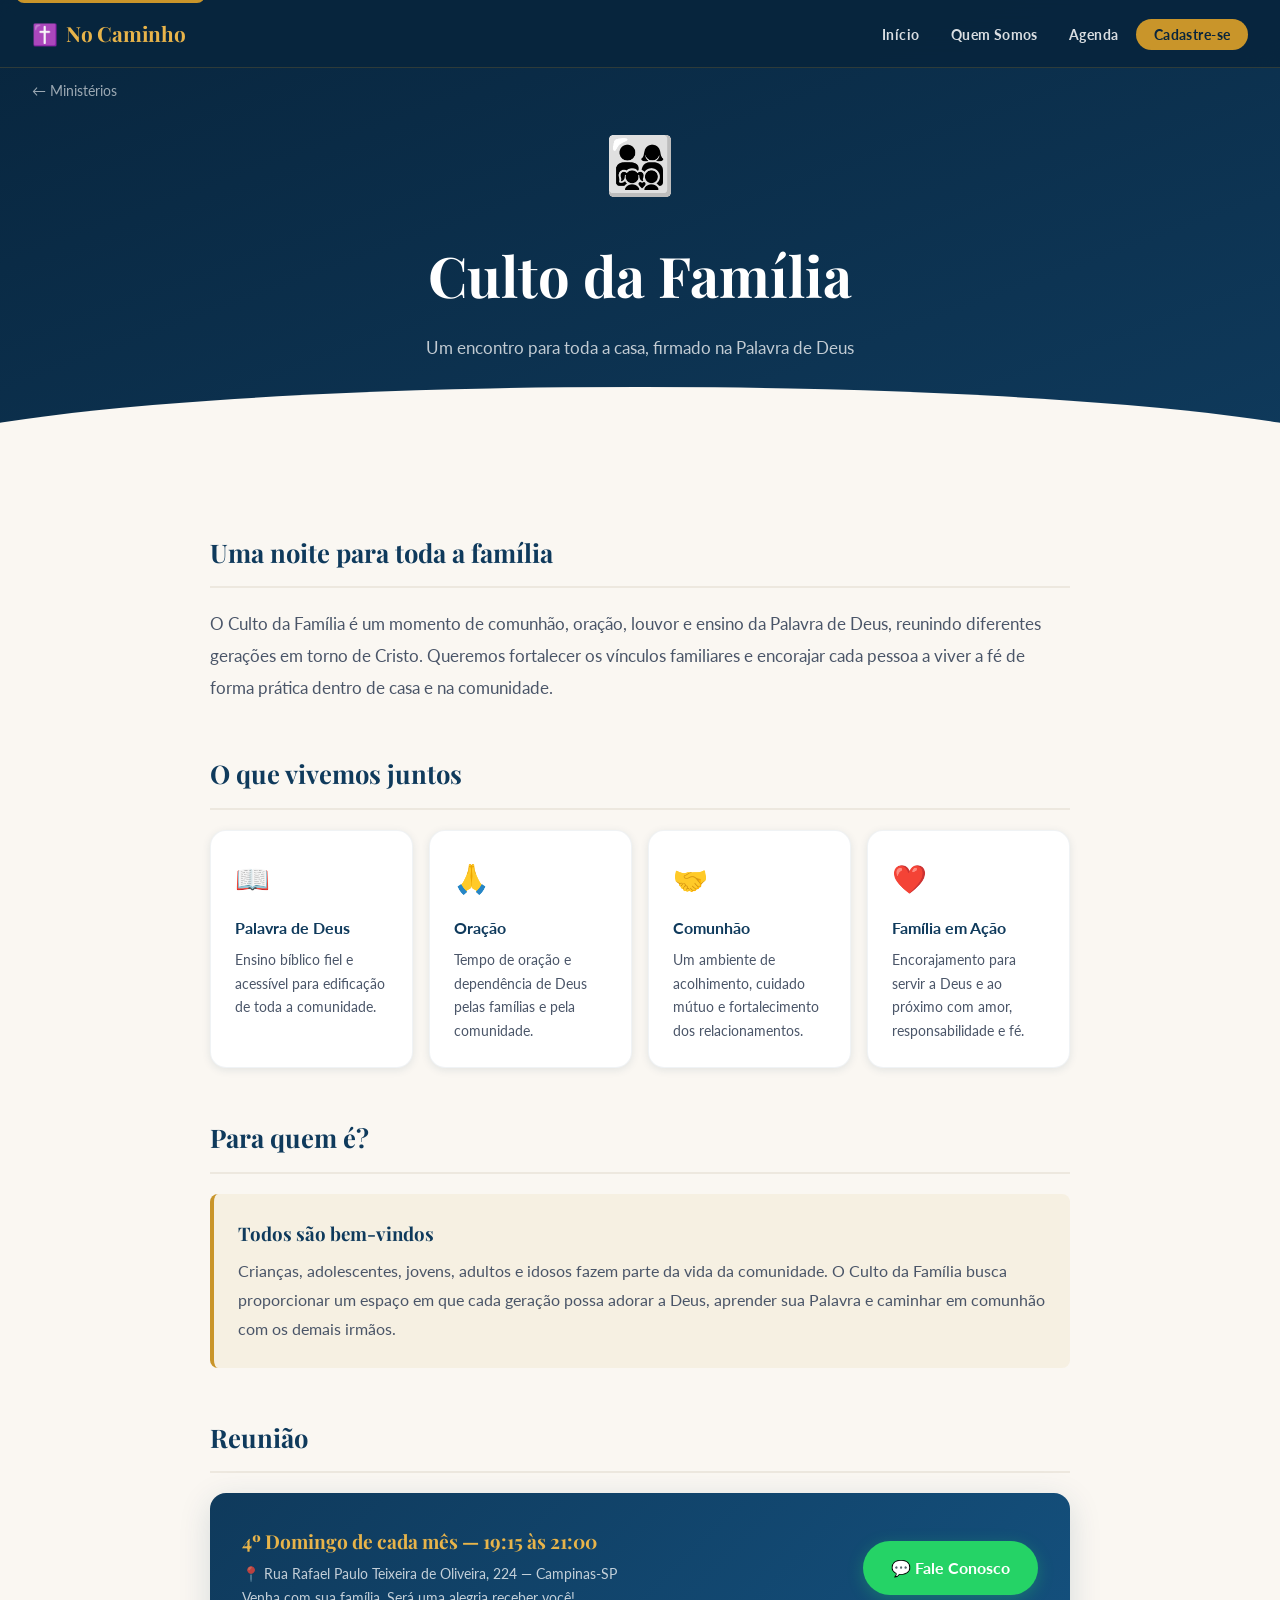
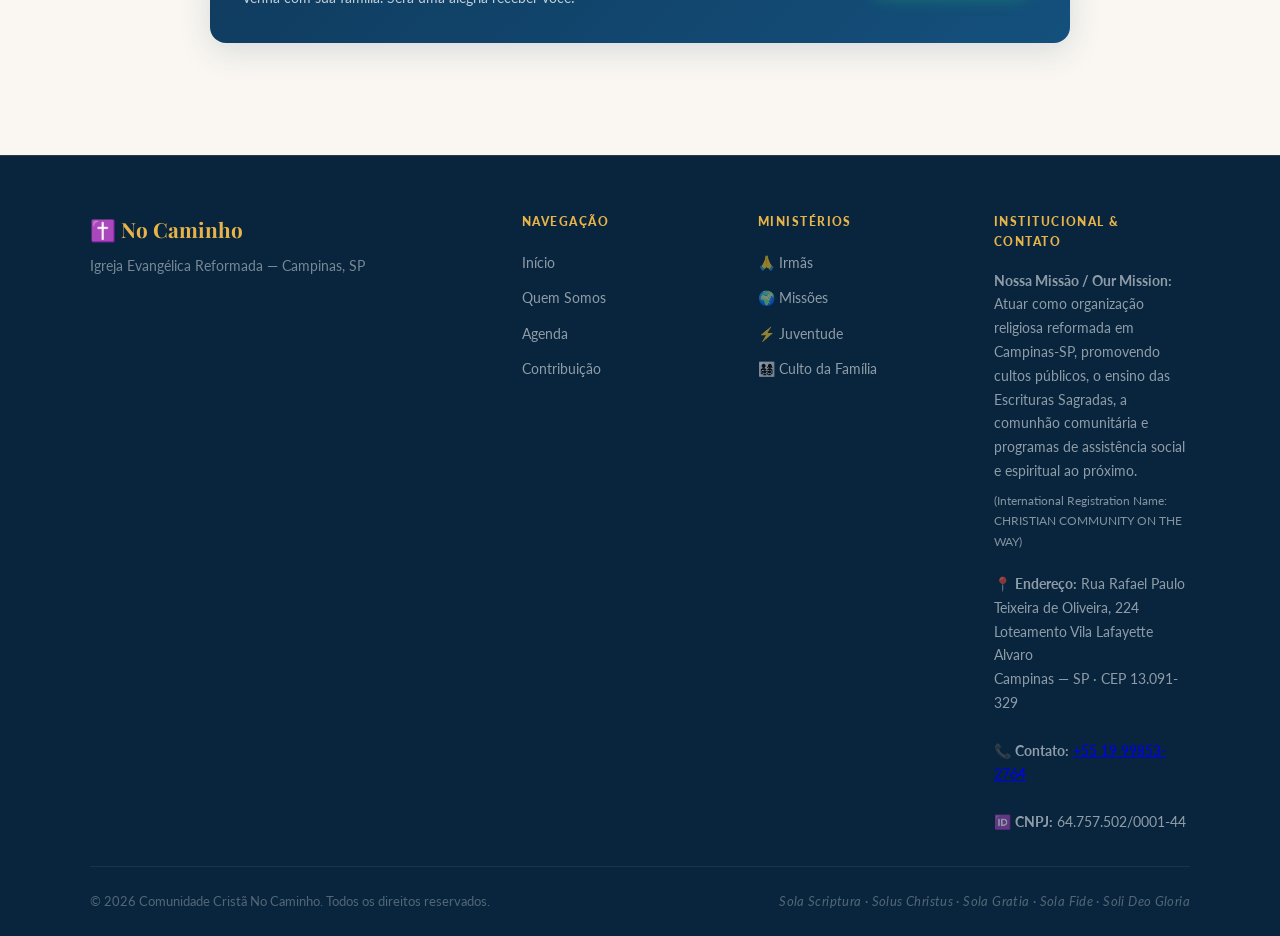
<file: cooperacao.html>
<!DOCTYPE html>
<html lang="pt-BR">
<head>
  <link rel="canonical" href="https://comunidadecristanocaminho.org.br/cooperacao.html" />
  <meta charset="UTF-8">
  <meta name="viewport" content="width=device-width, initial-scale=1.0">
  <meta name="description" content="Culto da Família — Um encontro de Palavra, oração, comunhão e edificação para toda a família.">
  <meta name="theme-color" content="#0F3A5C">
  <title>Culto da Família | Comunidade Cristã No Caminho</title>
  <link rel="stylesheet" href="style.css">
  <link rel="manifest" href="manifest.json">
  <meta name="mobile-web-app-capable" content="yes">
  <meta name="apple-mobile-web-app-capable" content="yes">
  <meta name="apple-mobile-web-app-status-bar-style" content="black-translucent">
  <meta name="apple-mobile-web-app-title" content="No Caminho">
</head>
<body>
  <a href="#main-content" class="skip-link">Pular para o conteúdo</a>

  <nav class="navbar" aria-label="Navegação principal">
    <a class="navbar-brand" href="index.html">✝️ <span>No Caminho</span></a>
    <button class="nav-toggle" aria-label="Abrir menu" aria-expanded="false" aria-controls="primary-navigation">
      <span></span><span></span><span></span>
    </button>
    <ul class="navbar-links" id="primary-navigation">
      <li><a href="index.html">Início</a></li>
      <li><a href="quem-somos.html">Quem Somos</a></li>
      <li><a href="index.html#agenda">Agenda</a></li>
      <li><a href="index.html#contato" class="cta">Cadastre-se</a></li>
    </ul>
  </nav>

  <main id="main-content">
    <div class="page-hero">
      <a href="index.html#ministerios" class="page-back">← Ministérios</a>
      <span class="page-hero-icon">👨‍👩‍👧‍👦</span>
      <h1 class="page-hero-title">Culto da Família</h1>
      <p class="page-hero-subtitle">Um encontro para toda a casa, firmado na Palavra de Deus</p>
    </div>

    <div class="ministry-content">
      <div class="ministry-inner">

        <div class="ministry-section reveal">
          <h2 class="ministry-section-title">Uma noite para toda a família</h2>
          <p class="family-lead">
            O Culto da Família é um momento de comunhão, oração, louvor e ensino da Palavra de Deus,
            reunindo diferentes gerações em torno de Cristo. Queremos fortalecer os vínculos familiares
            e encorajar cada pessoa a viver a fé de forma prática dentro de casa e na comunidade.
          </p>
        </div>

        <div class="ministry-section reveal">
          <h2 class="ministry-section-title">O que vivemos juntos</h2>
          <div class="ministry-cards">
            <div class="ministry-feature-card">
              <div class="icon">📖</div>
              <h3>Palavra de Deus</h3>
              <p>Ensino bíblico fiel e acessível para edificação de toda a comunidade.</p>
            </div>
            <div class="ministry-feature-card">
              <div class="icon">🙏</div>
              <h3>Oração</h3>
              <p>Tempo de oração e dependência de Deus pelas famílias e pela comunidade.</p>
            </div>
            <div class="ministry-feature-card">
              <div class="icon">🤝</div>
              <h3>Comunhão</h3>
              <p>Um ambiente de acolhimento, cuidado mútuo e fortalecimento dos relacionamentos.</p>
            </div>
            <div class="ministry-feature-card">
              <div class="icon">❤️</div>
              <h3>Família em Ação</h3>
              <p>Encorajamento para servir a Deus e ao próximo com amor, responsabilidade e fé.</p>
            </div>
          </div>
        </div>

        <div class="ministry-section reveal">
          <h2 class="ministry-section-title">Para quem é?</h2>
          <div class="family-highlight">
            <h3>Todos são bem-vindos</h3>
            <p>
              Crianças, adolescentes, jovens, adultos e idosos fazem parte da vida da comunidade.
              O Culto da Família busca proporcionar um espaço em que cada geração possa adorar a Deus,
              aprender sua Palavra e caminhar em comunhão com os demais irmãos.
            </p>
          </div>
        </div>

        <div class="ministry-section reveal">
          <h2 class="ministry-section-title">Reunião</h2>
          <div class="meeting-banner">
            <div class="meeting-banner-info">
              <h3>4º Domingo de cada mês — 19:15 às 21:00</h3>
              <p>📍 Rua Rafael Paulo Teixeira de Oliveira, 224 — Campinas-SP<br>
              Venha com sua família. Será uma alegria receber você!</p>
            </div>
            <a href="https://wa.me/5519998532764?text=Olá!%20Gostaria%20de%20saber%20mais%20sobre%20o%20Culto%20da%20Família"
               class="btn-whatsapp" target="_blank" rel="noopener">
              💬 Fale Conosco
            </a>
          </div>
        </div>

      </div>
    </div>
  </main>

  <footer class="footer">
    <div class="footer-inner">
      <div class="footer-brand">
        <div class="footer-logo">✝️ <span>No Caminho</span></div>
        <p class="footer-tagline">Igreja Evangélica Reformada — Campinas, SP</p>
      </div>
      <div class="footer-col">
        <h4>Navegação</h4>
        <ul>
          <li><a href="index.html">Início</a></li>
          <li><a href="quem-somos.html">Quem Somos</a></li>
          <li><a href="index.html#agenda">Agenda</a></li>
          <li><a href="contribuicao.html">Contribuição</a></li>
        </ul>
      </div>
      <div class="footer-col">
        <h4>Ministérios</h4>
        <ul>
          <li><a href="irmas.html">🙏 Irmãs</a></li>
          <li><a href="missoes.html">🌍 Missões</a></li>
          <li><a href="juventude.html">⚡ Juventude</a></li>
          <li><a href="cooperacao.html">👨‍👩‍👧‍👦 Culto da Família</a></li>
        </ul>
      </div>
      <div class="footer-col">
        <h4>Institucional &amp; Contato</h4>
        <p class="footer-mission">
          <strong>Nossa Missão / Our Mission:</strong> Atuar como organização religiosa reformada em Campinas-SP,
          promovendo cultos públicos, o ensino das Escrituras Sagradas, a comunhão comunitária e programas de
          assistência social e espiritual ao próximo.<br>
          <span class="footer-international">(International Registration Name: CHRISTIAN COMMUNITY ON THE WAY)</span>
        </p>
        <p>
          📍 <strong>Endereço:</strong> Rua Rafael Paulo Teixeira de Oliveira, 224<br>
          Loteamento Vila Lafayette Alvaro<br>
          Campinas — SP · CEP 13.091-329<br><br>
          📞 <strong>Contato:</strong> <a href="https://wa.me/5519998532764">+55 19 99853-2764</a><br><br>
          🆔 <strong>CNPJ:</strong> 64.757.502/0001-44
        </p>
      </div>
    </div>
    <div class="footer-bottom">
      <span>© 2026 Comunidade Cristã No Caminho. Todos os direitos reservados.</span>
      <span class="footer-solas">Sola Scriptura · Solus Christus · Sola Gratia · Sola Fide · Soli Deo Gloria</span>
    </div>
  </footer>

  <script src="main.js"></script>
  <script>
    if ('serviceWorker' in navigator) {
      window.addEventListener('load', () => {
        navigator.serviceWorker.register('sw.js')
          .then(reg => console.log('SW registrado:', reg.scope))
          .catch(err => console.warn('SW erro:', err));
      });
    }
  </script>
</body>
</html>
</file>
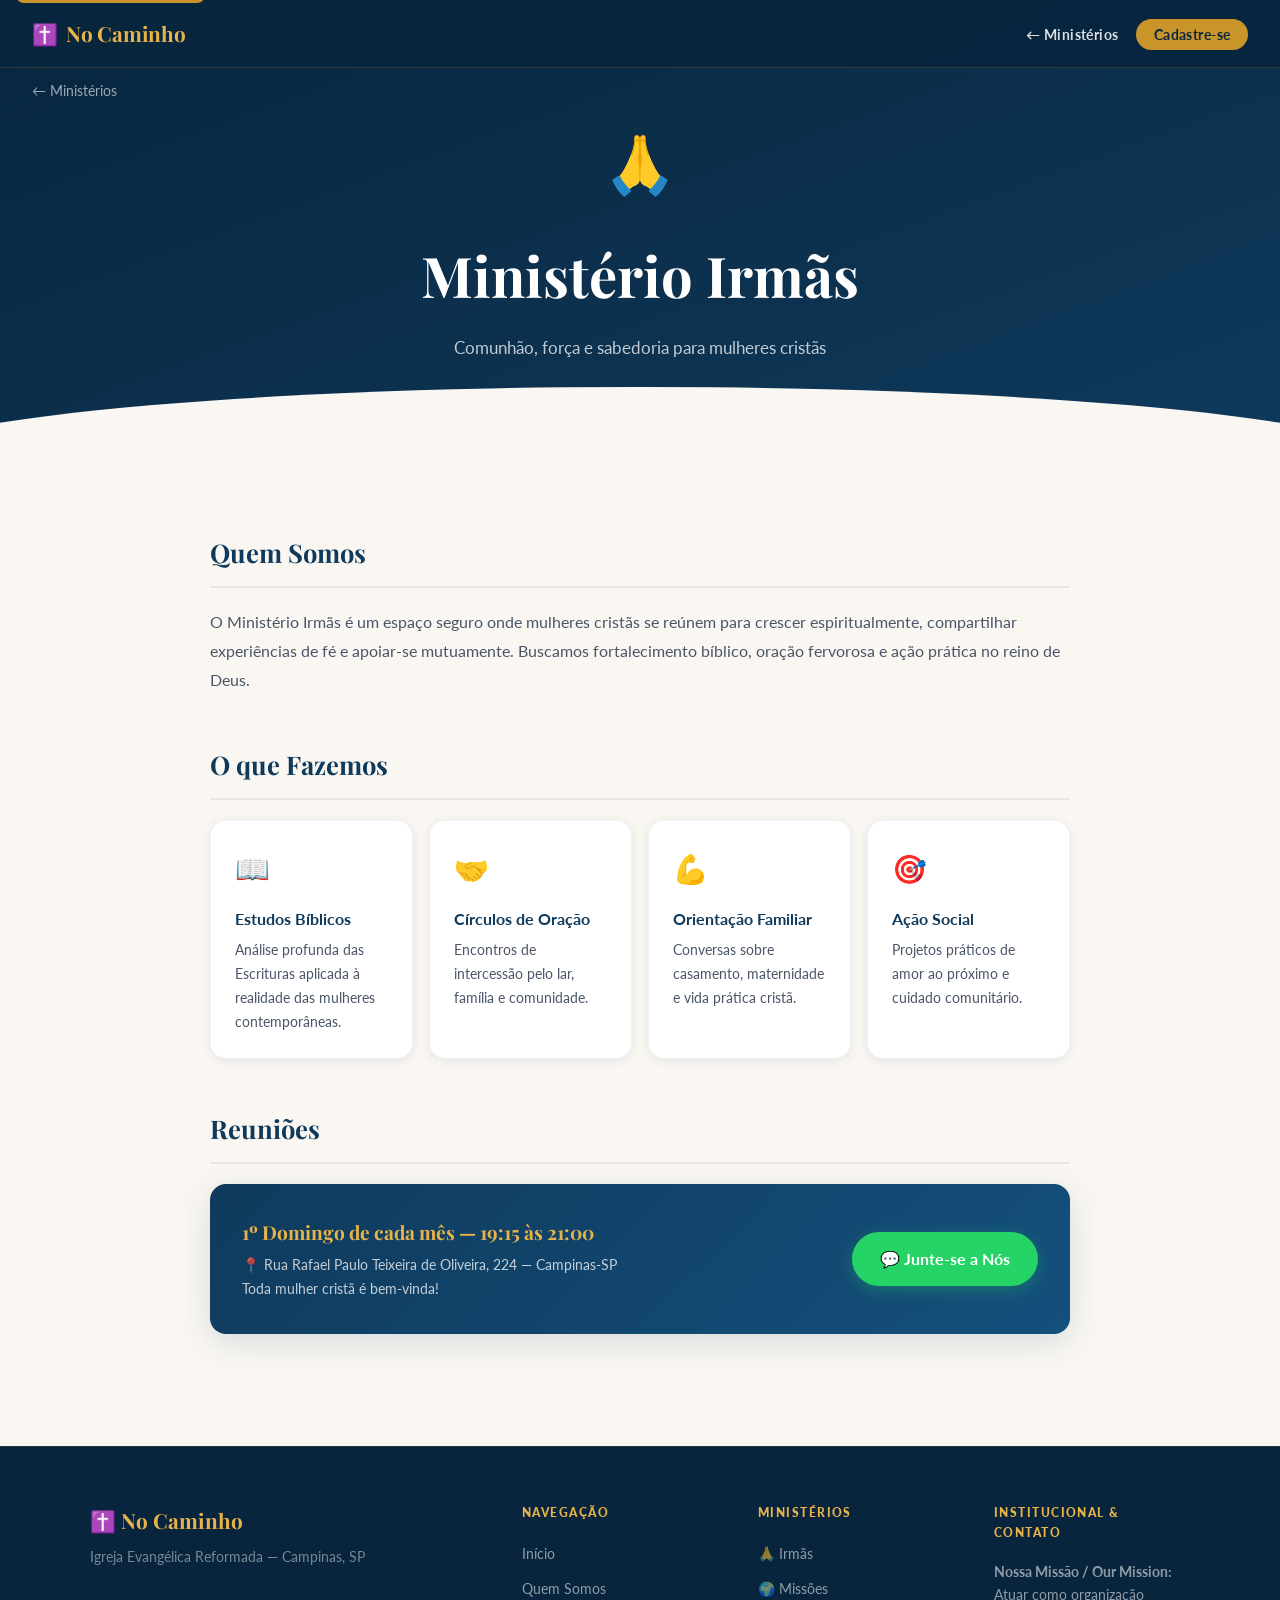
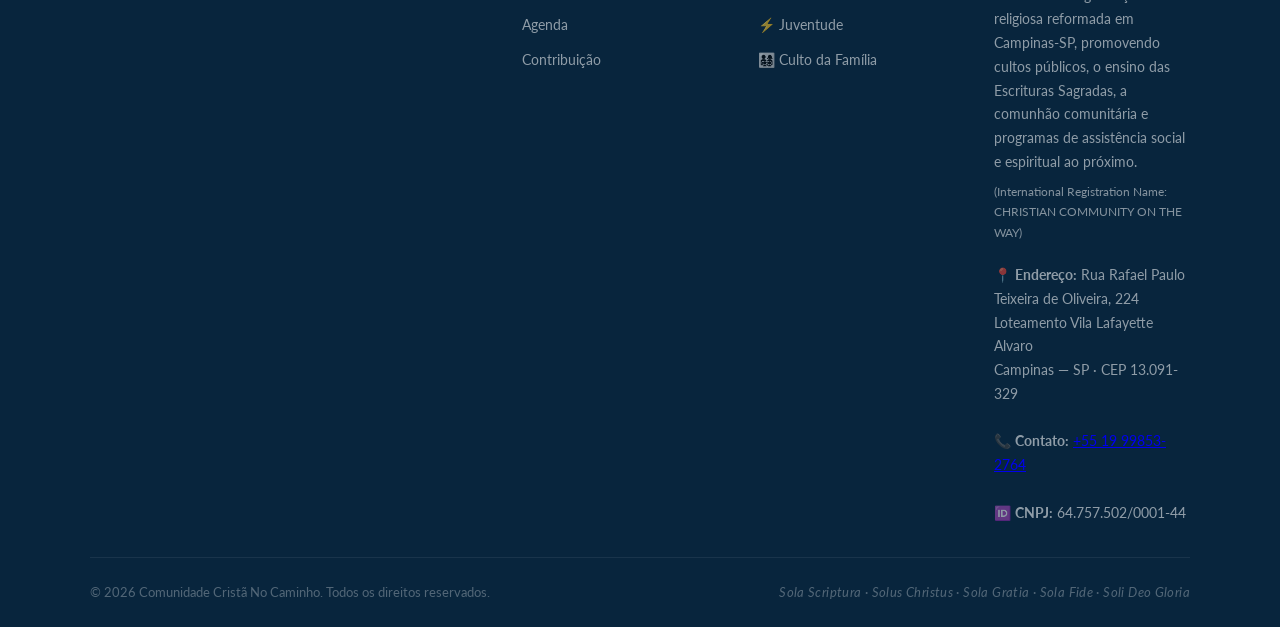
<file: irmas.html>
<!DOCTYPE html>
<html lang="pt-BR">
<head>
  <link rel="canonical" href="https://comunidadecristanocaminho.org.br/irmas.html" />
  <meta charset="UTF-8">
  <meta name="viewport" content="width=device-width, initial-scale=1.0">
  <meta name="description" content="Ministério Irmãs — Comunhão, força e sabedoria para mulheres cristãs">
  <title>Ministério Irmãs | Comunidade Cristã No Caminho</title>
  <link rel="stylesheet" href="style.css">
  <link rel="manifest" href="manifest.json">
  <meta name="mobile-web-app-capable" content="yes">
  <meta name="apple-mobile-web-app-capable" content="yes">
  <meta name="apple-mobile-web-app-status-bar-style" content="black-translucent">
  <meta name="apple-mobile-web-app-title" content="No Caminho">
</head>
<body>
  <a href="#main-content" class="skip-link">Pular para o conteúdo</a>

  <nav class="navbar">
    <a class="navbar-brand" href="index.html">✝️ <span>No Caminho</span></a>
    <button class="nav-toggle" aria-label="Abrir menu" aria-expanded="false" aria-controls="primary-navigation"><span></span><span></span><span></span></button>
    <ul class="navbar-links" id="primary-navigation">
      <li><a href="index.html#ministerios">← Ministérios</a></li>
      <li><a href="index.html#contato" class="cta">Cadastre-se</a></li>
    </ul>
  </nav>

  <main id="main-content">
    <div class="page-hero">
      <a href="index.html#ministerios" class="page-back">← Ministérios</a>
      <span class="page-hero-icon">🙏</span>
      <h1 class="page-hero-title">Ministério Irmãs</h1>
      <p class="page-hero-subtitle">Comunhão, força e sabedoria para mulheres cristãs</p>
    </div>

    <div class="ministry-content">
      <div class="ministry-inner">

        <div class="ministry-section reveal">
          <h2 class="ministry-section-title">Quem Somos</h2>
          <p class="body-copy">
            O Ministério Irmãs é um espaço seguro onde mulheres cristãs se reúnem para crescer espiritualmente, compartilhar experiências de fé e apoiar-se mutuamente. Buscamos fortalecimento bíblico, oração fervorosa e ação prática no reino de Deus.
          </p>
        </div>

        <div class="ministry-section reveal">
          <h2 class="ministry-section-title">O que Fazemos</h2>
          <div class="ministry-cards">
            <div class="ministry-feature-card">
              <div class="icon">📖</div>
              <h3>Estudos Bíblicos</h3>
              <p>Análise profunda das Escrituras aplicada à realidade das mulheres contemporâneas.</p>
            </div>
            <div class="ministry-feature-card">
              <div class="icon">🤝</div>
              <h3>Círculos de Oração</h3>
              <p>Encontros de intercessão pelo lar, família e comunidade.</p>
            </div>
            <div class="ministry-feature-card">
              <div class="icon">💪</div>
              <h3>Orientação Familiar</h3>
              <p>Conversas sobre casamento, maternidade e vida prática cristã.</p>
            </div>
            <div class="ministry-feature-card">
              <div class="icon">🎯</div>
              <h3>Ação Social</h3>
              <p>Projetos práticos de amor ao próximo e cuidado comunitário.</p>
            </div>
          </div>
        </div>

        <div class="ministry-section reveal">
          <h2 class="ministry-section-title">Reuniões</h2>
          <div class="meeting-banner">
            <div class="meeting-banner-info">
              <h3>1º Domingo de cada mês — 19:15 às 21:00</h3>
              <p>📍 Rua Rafael Paulo Teixeira de Oliveira, 224 — Campinas-SP<br>Toda mulher cristã é bem-vinda!</p>
            </div>
            <a href="https://wa.me/5519998532764?text=Olá!%20Gostaria%20de%20participar%20do%20Ministério%20Irmãs" class="btn-whatsapp" target="_blank" rel="noopener">
              💬 Junte-se a Nós
            </a>
          </div>
        </div>

      </div>
    </div>
  </main>

  <footer class="footer">
    <div class="footer-inner">
      <div class="footer-brand">
        <div class="footer-logo">✝️ <span>No Caminho</span></div>
        <p class="footer-tagline">Igreja Evangélica Reformada — Campinas, SP</p>
      </div>
      <div class="footer-col">
        <h4>Navegação</h4>
        <ul>
          <li><a href="index.html">Início</a></li>
          <li><a href="quem-somos.html">Quem Somos</a></li>
          <li><a href="index.html#agenda">Agenda</a></li>
          <li><a href="contribuicao.html">Contribuição</a></li>
        </ul>
      </div>
      <div class="footer-col">
        <h4>Ministérios</h4>
        <ul>
          <li><a href="irmas.html">🙏 Irmãs</a></li>
          <li><a href="missoes.html">🌍 Missões</a></li>
          <li><a href="juventude.html">⚡ Juventude</a></li>
          <li><a href="cooperacao.html">👨‍👩‍👧‍👦 Culto da Família</a></li>
        </ul>
      </div>
    <div class="footer-col">
        <h4>Institucional &amp; Contato</h4>
        <p class="footer-mission">
          <strong>Nossa Missão / Our Mission:</strong> Atuar como organização religiosa reformada em Campinas-SP, promovendo cultos públicos, o ensino das Escrituras Sagradas, a comunhão comunitária e programas de assistência social e espiritual ao próximo. <br>
        <span class="footer-international">(International Registration Name: CHRISTIAN COMMUNITY ON THE WAY)</span>
        </p>
        <p>
          📍 <strong>Endereço:</strong> Rua Rafael Paulo Teixeira de Oliveira, 224<br>
          Loteamento Vila Lafayette Alvaro<br>
          Campinas — SP · CEP 13.091-329<br><br>
          📞 <strong>Contato:</strong> <a href="https://wa.me/5519998532764" >+55 19 99853-2764</a><br><br>
          🆔 <strong>CNPJ:</strong> 64.757.502/0001-44
        </p>
      </div>
    </div>
    <div class="footer-bottom">
      <span>© 2026 Comunidade Cristã No Caminho. Todos os direitos reservados.</span>
      <span class="footer-solas">Sola Scriptura · Solus Christus · Sola Gratia · Sola Fide · Soli Deo Gloria</span>
    </div>
  </footer>

  <script src="main.js"></script>
  <script>
    if ('serviceWorker' in navigator) {
      window.addEventListener('load', () => {
        navigator.serviceWorker.register('sw.js')
          .then(reg => console.log('SW registrado:', reg.scope))
          .catch(err => console.warn('SW erro:', err));
      });
    }
  </script>
</body>
</html>
</file>
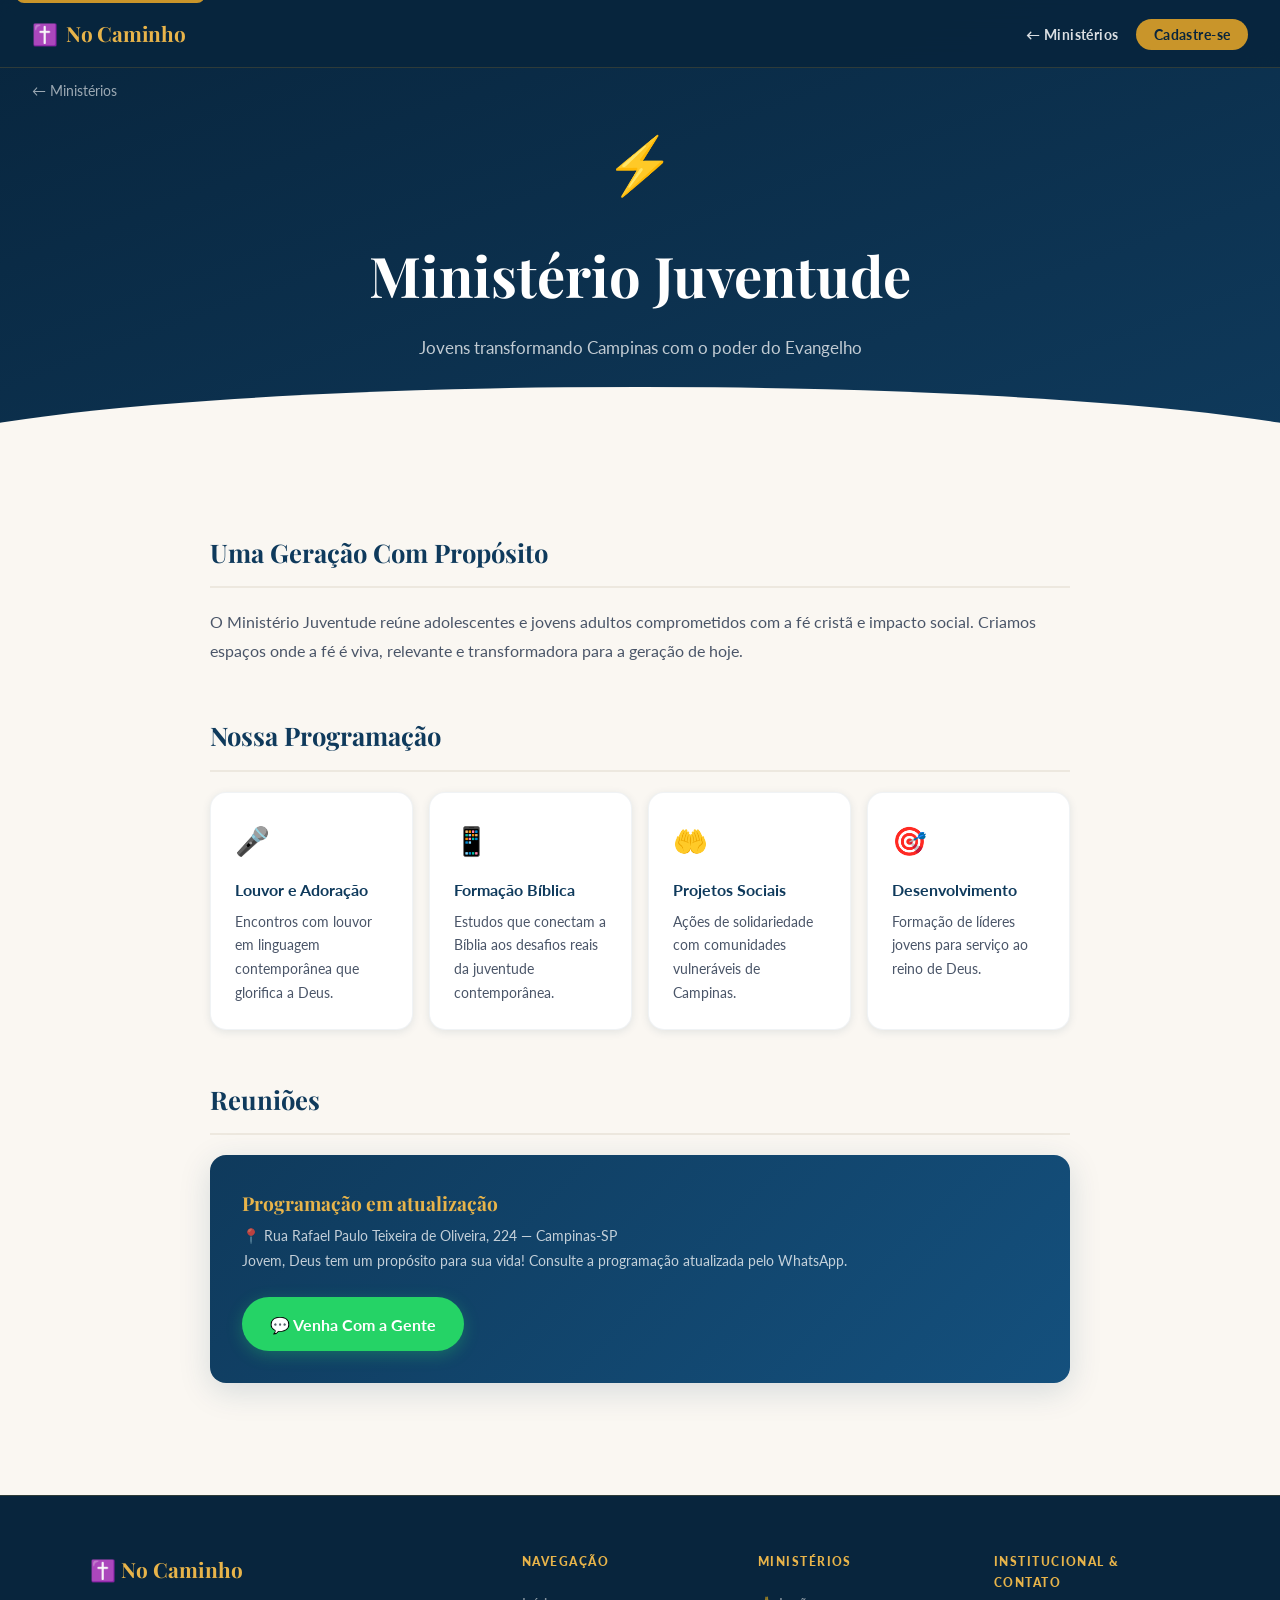
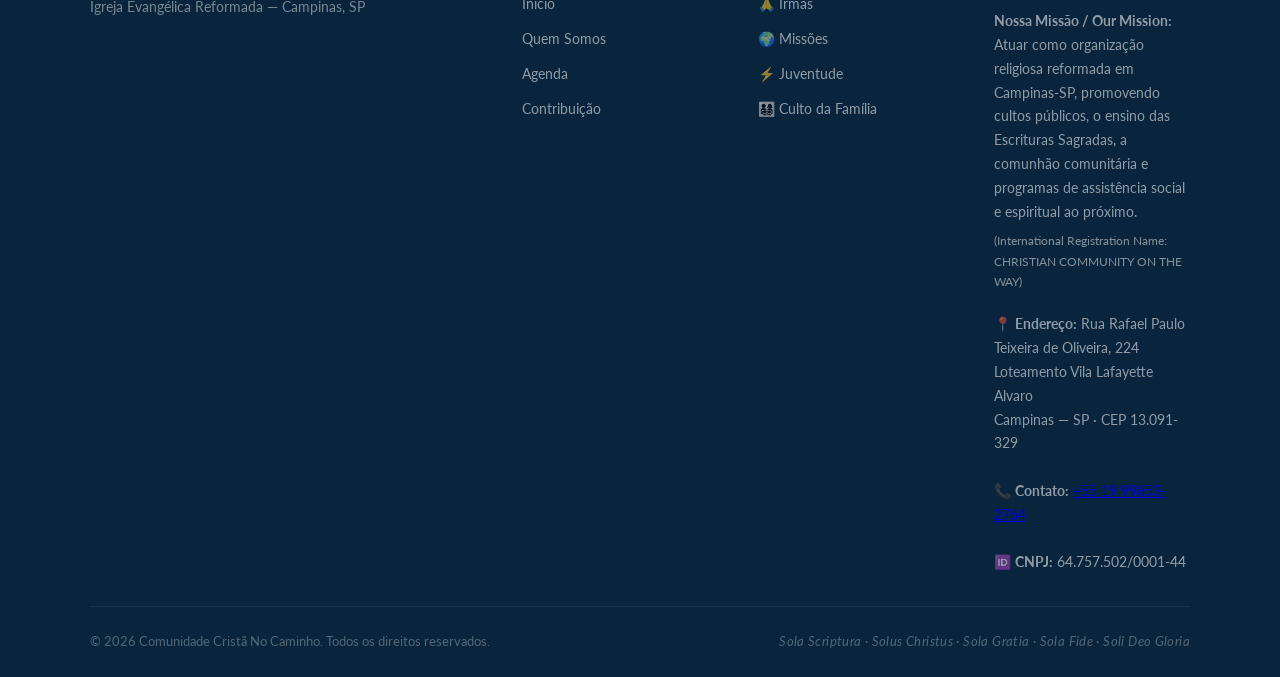
<file: juventude.html>
<!DOCTYPE html>
<html lang="pt-BR">
<head>
  <link rel="canonical" href="https://comunidadecristanocaminho.org.br/juventude.html" />
  <meta charset="UTF-8">
  <meta name="viewport" content="width=device-width, initial-scale=1.0">
  <meta name="description" content="Ministério Juventude — Jovens transformando Campinas com o poder do Evangelho">
  <title>Ministério Juventude | Comunidade Cristã No Caminho</title>
  <link rel="stylesheet" href="style.css">
  <link rel="manifest" href="manifest.json">
  <meta name="mobile-web-app-capable" content="yes">
  <meta name="apple-mobile-web-app-capable" content="yes">
  <meta name="apple-mobile-web-app-status-bar-style" content="black-translucent">
  <meta name="apple-mobile-web-app-title" content="No Caminho">
</head>
<body>
  <a href="#main-content" class="skip-link">Pular para o conteúdo</a>

  <nav class="navbar">
    <a class="navbar-brand" href="index.html">✝️ <span>No Caminho</span></a>
    <button class="nav-toggle" aria-label="Abrir menu" aria-expanded="false" aria-controls="primary-navigation"><span></span><span></span><span></span></button>
    <ul class="navbar-links" id="primary-navigation">
      <li><a href="index.html#ministerios">← Ministérios</a></li>
      <li><a href="index.html#contato" class="cta">Cadastre-se</a></li>
    </ul>
  </nav>

  <main id="main-content">
    <div class="page-hero">
      <a href="index.html#ministerios" class="page-back">← Ministérios</a>
      <span class="page-hero-icon">⚡</span>
      <h1 class="page-hero-title">Ministério Juventude</h1>
      <p class="page-hero-subtitle">Jovens transformando Campinas com o poder do Evangelho</p>
    </div>

    <div class="ministry-content">
      <div class="ministry-inner">

        <div class="ministry-section reveal">
          <h2 class="ministry-section-title">Uma Geração Com Propósito</h2>
          <p class="body-copy">
            O Ministério Juventude reúne adolescentes e jovens adultos comprometidos com a fé cristã e impacto social. Criamos espaços onde a fé é viva, relevante e transformadora para a geração de hoje.
          </p>
        </div>

        <div class="ministry-section reveal">
          <h2 class="ministry-section-title">Nossa Programação</h2>
          <div class="ministry-cards">
            <div class="ministry-feature-card">
              <div class="icon">🎤</div>
              <h3>Louvor e Adoração</h3>
              <p>Encontros com louvor em linguagem contemporânea que glorifica a Deus.</p>
            </div>
            <div class="ministry-feature-card">
              <div class="icon">📱</div>
              <h3>Formação Bíblica</h3>
              <p>Estudos que conectam a Bíblia aos desafios reais da juventude contemporânea.</p>
            </div>
            <div class="ministry-feature-card">
              <div class="icon">🤲</div>
              <h3>Projetos Sociais</h3>
              <p>Ações de solidariedade com comunidades vulneráveis de Campinas.</p>
            </div>
            <div class="ministry-feature-card">
              <div class="icon">🎯</div>
              <h3>Desenvolvimento</h3>
              <p>Formação de líderes jovens para serviço ao reino de Deus.</p>
            </div>
          </div>
        </div>

        <div class="ministry-section reveal">
          <h2 class="ministry-section-title">Reuniões</h2>
          <div class="meeting-banner">
            <div class="meeting-banner-info">
              <h3>Programação em atualização</h3>
              <p>📍 Rua Rafael Paulo Teixeira de Oliveira, 224 — Campinas-SP<br>Jovem, Deus tem um propósito para sua vida! Consulte a programação atualizada pelo WhatsApp.</p>
            </div>
            <a href="https://wa.me/5519998532764?text=Olá!%20Gostaria%20de%20participar%20do%20Ministério%20Juventude" class="btn-whatsapp" target="_blank" rel="noopener">
              💬 Venha Com a Gente
            </a>
          </div>
        </div>

      </div>
    </div>
  </main>

  <footer class="footer">
    <div class="footer-inner">
      <div class="footer-brand">
        <div class="footer-logo">✝️ <span>No Caminho</span></div>
        <p class="footer-tagline">Igreja Evangélica Reformada — Campinas, SP</p>
      </div>
      <div class="footer-col">
        <h4>Navegação</h4>
        <ul>
          <li><a href="index.html">Início</a></li>
          <li><a href="quem-somos.html">Quem Somos</a></li>
          <li><a href="index.html#agenda">Agenda</a></li>
          <li><a href="contribuicao.html">Contribuição</a></li>
        </ul>
      </div>
      <div class="footer-col">
        <h4>Ministérios</h4>
        <ul>
          <li><a href="irmas.html">🙏 Irmãs</a></li>
          <li><a href="missoes.html">🌍 Missões</a></li>
          <li><a href="juventude.html">⚡ Juventude</a></li>
          <li><a href="cooperacao.html">👨‍👩‍👧‍👦 Culto da Família</a></li>
        </ul>
      </div>
      <div class="footer-col">
        <h4>Institucional &amp; Contato</h4>
        <p class="footer-mission">
        <strong>Nossa Missão / Our Mission:</strong> Atuar como organização religiosa reformada em Campinas-SP, promovendo cultos públicos, o ensino das Escrituras Sagradas, a comunhão comunitária e programas de assistência social e espiritual ao próximo. <br>
        <span class="footer-international">(International Registration Name: CHRISTIAN COMMUNITY ON THE WAY)</span>
        </p>
        <p>
          📍 <strong>Endereço:</strong> Rua Rafael Paulo Teixeira de Oliveira, 224<br>
          Loteamento Vila Lafayette Alvaro<br>
          Campinas — SP · CEP 13.091-329<br><br>
          📞 <strong>Contato:</strong> <a href="https://wa.me/5519998532764" >+55 19 99853-2764</a><br><br>
          🆔 <strong>CNPJ:</strong> 64.757.502/0001-44
        </p>
      </div>
    </div>
    <div class="footer-bottom">
      <span>© 2026 Comunidade Cristã No Caminho. Todos os direitos reservados.</span>
      <span class="footer-solas">Sola Scriptura · Solus Christus · Sola Gratia · Sola Fide · Soli Deo Gloria</span>
    </div>
  </footer>

  <script src="main.js"></script>
  <script>
    if ('serviceWorker' in navigator) {
      window.addEventListener('load', () => {
        navigator.serviceWorker.register('sw.js')
          .then(reg => console.log('SW registrado:', reg.scope))
          .catch(err => console.warn('SW erro:', err));
      });
    }
  </script>
</body>
</html>
</file>
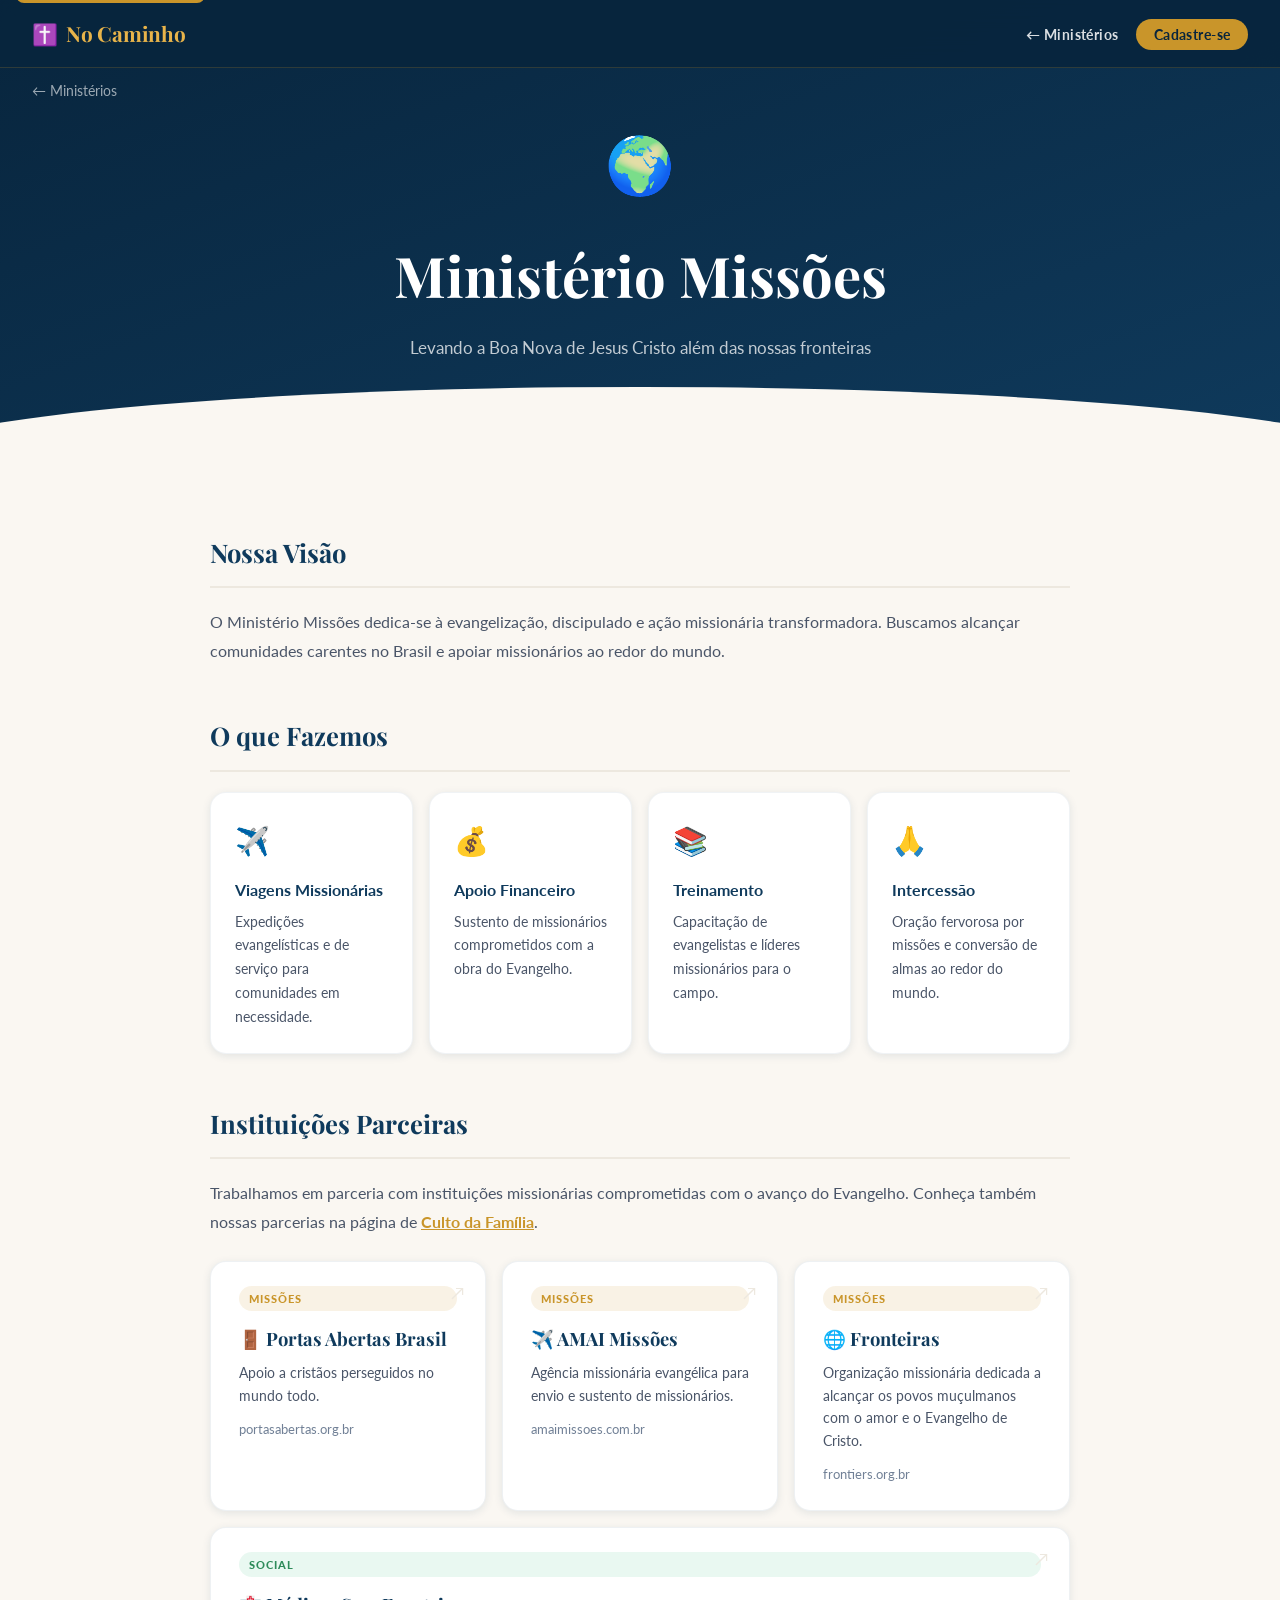
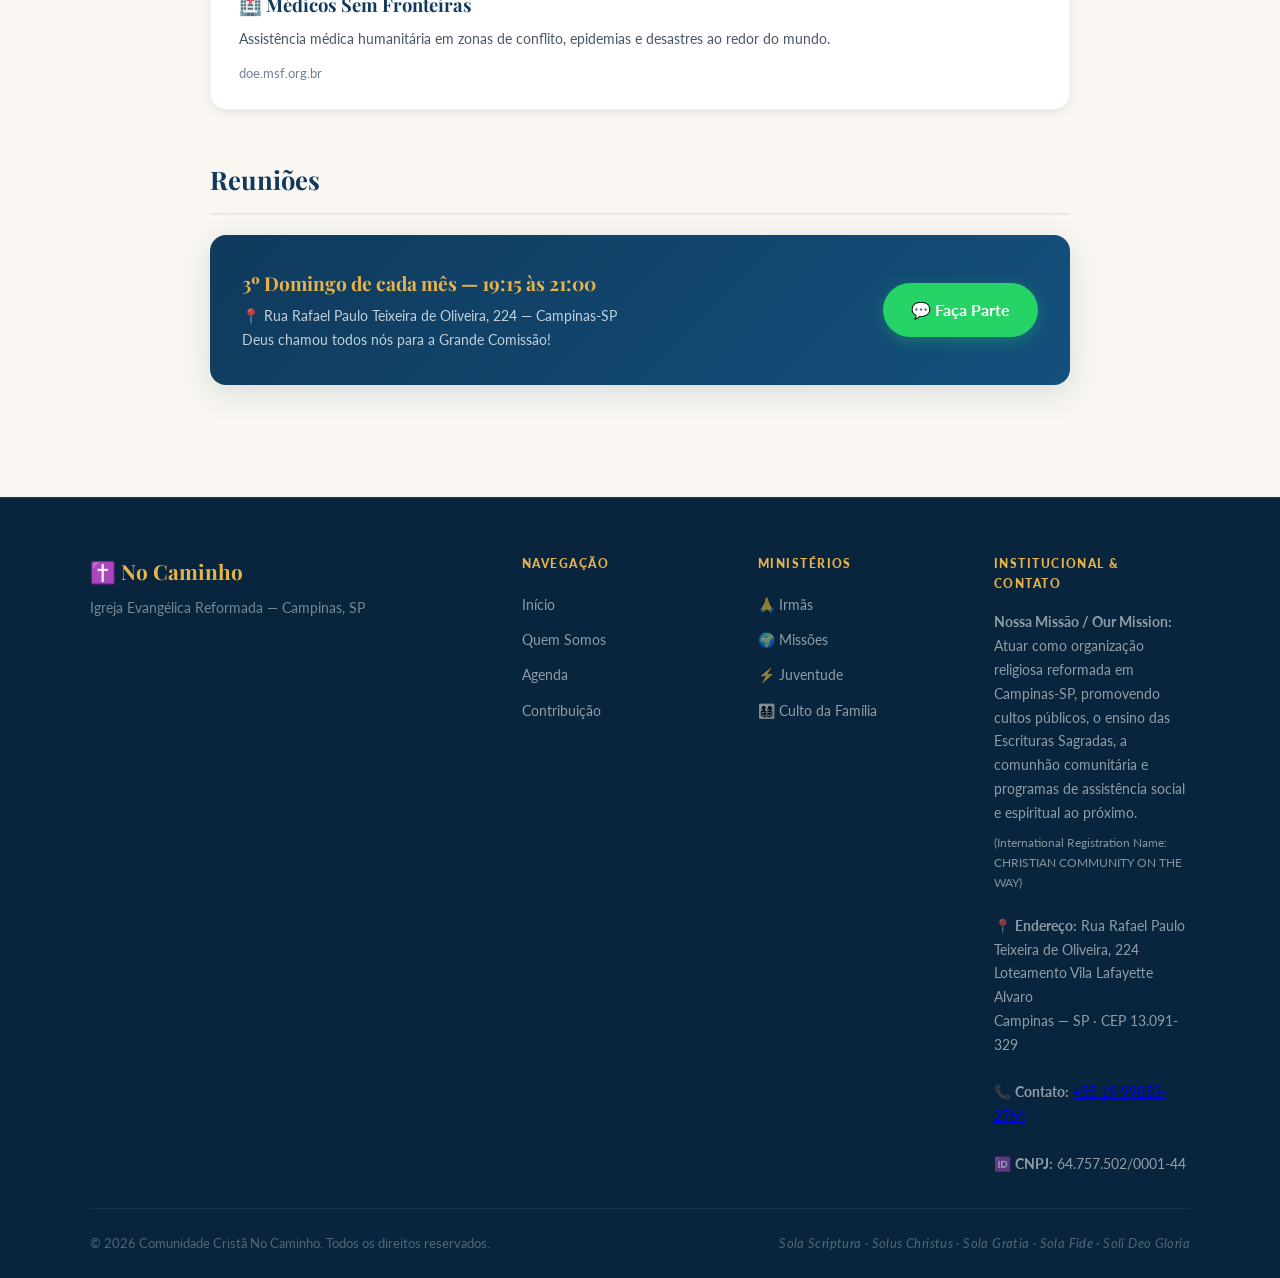
<file: missoes.html>
<!DOCTYPE html>
<html lang="pt-BR">
<head>
  <link rel="canonical" href="https://comunidadecristanocaminho.org.br/missoes.html" />
  <meta charset="UTF-8">
  <meta name="viewport" content="width=device-width, initial-scale=1.0">
  <meta name="description" content="Ministério Missões — Levando a Boa Nova de Jesus Cristo além das nossas fronteiras">
  <title>Ministério Missões | Comunidade Cristã No Caminho</title>
  <link rel="stylesheet" href="style.css">
  <link rel="manifest" href="manifest.json">
  <meta name="mobile-web-app-capable" content="yes">
  <meta name="apple-mobile-web-app-capable" content="yes">
  <meta name="apple-mobile-web-app-status-bar-style" content="black-translucent">
  <meta name="apple-mobile-web-app-title" content="No Caminho">
</head>
<body>
  <a href="#main-content" class="skip-link">Pular para o conteúdo</a>

  <nav class="navbar">
    <a class="navbar-brand" href="index.html">✝️ <span>No Caminho</span></a>
    <button class="nav-toggle" aria-label="Abrir menu" aria-expanded="false" aria-controls="primary-navigation"><span></span><span></span><span></span></button>
    <ul class="navbar-links" id="primary-navigation">
      <li><a href="index.html#ministerios">← Ministérios</a></li>
      <li><a href="index.html#contato" class="cta">Cadastre-se</a></li>
    </ul>
  </nav>

  <main id="main-content">
    <div class="page-hero">
      <a href="index.html#ministerios" class="page-back">← Ministérios</a>
      <span class="page-hero-icon">🌍</span>
      <h1 class="page-hero-title">Ministério Missões</h1>
      <p class="page-hero-subtitle">Levando a Boa Nova de Jesus Cristo além das nossas fronteiras</p>
    </div>

    <div class="ministry-content">
      <div class="ministry-inner">

        <div class="ministry-section reveal">
          <h2 class="ministry-section-title">Nossa Visão</h2>
          <p class="body-copy">
            O Ministério Missões dedica-se à evangelização, discipulado e ação missionária transformadora. Buscamos alcançar comunidades carentes no Brasil e apoiar missionários ao redor do mundo.
          </p>
        </div>

        <div class="ministry-section reveal">
          <h2 class="ministry-section-title">O que Fazemos</h2>
          <div class="ministry-cards">
            <div class="ministry-feature-card">
              <div class="icon">✈️</div>
              <h3>Viagens Missionárias</h3>
              <p>Expedições evangelísticas e de serviço para comunidades em necessidade.</p>
            </div>
            <div class="ministry-feature-card">
              <div class="icon">💰</div>
              <h3>Apoio Financeiro</h3>
              <p>Sustento de missionários comprometidos com a obra do Evangelho.</p>
            </div>
            <div class="ministry-feature-card">
              <div class="icon">📚</div>
              <h3>Treinamento</h3>
              <p>Capacitação de evangelistas e líderes missionários para o campo.</p>
            </div>
            <div class="ministry-feature-card">
              <div class="icon">🙏</div>
              <h3>Intercessão</h3>
              <p>Oração fervorosa por missões e conversão de almas ao redor do mundo.</p>
            </div>
          </div>
        </div>

        <div class="ministry-section reveal">
          <h2 class="ministry-section-title">Instituições Parceiras</h2>
          <p class="body-copy body-copy-spaced">Trabalhamos em parceria com instituições missionárias comprometidas com o avanço do Evangelho. Conheça também nossas parcerias na página de <a href="cooperacao.html" class="text-link">Culto da Família</a>.</p>
          <div style="display:flex;gap:1rem;flex-wrap:wrap">
            <a href="https://portasabertas.org.br/" class="institution-card" target="_blank" rel="noopener" style="flex:1;min-width:220px">
              <span class="institution-tag tag-missoes">Missões</span>
              <div class="institution-name">🚪 Portas Abertas Brasil</div>
              <div class="institution-desc">Apoio a cristãos perseguidos no mundo todo.</div>
              <div class="institution-url">portasabertas.org.br</div>
            </a>
            <a href="https://amaimissoes.com.br/" class="institution-card" target="_blank" rel="noopener" style="flex:1;min-width:220px">
              <span class="institution-tag tag-missoes">Missões</span>
              <div class="institution-name">✈️ AMAI Missões</div>
              <div class="institution-desc">Agência missionária evangélica para envio e sustento de missionários.</div>
              <div class="institution-url">amaimissoes.com.br</div>
            </a>
		 <a href="https://www.frontiers.org.br/" class="institution-card" target="_blank" rel="noopener" style="flex:1;min-width:220px">
              <span class="institution-tag tag-missoes">Missões</span>
              <div class="institution-name">🌐 Fronteiras</div>
              <div class="institution-desc">Organização missionária dedicada a alcançar os povos muçulmanos com o amor e o Evangelho de Cristo.</div>
              <div class="institution-url">frontiers.org.br</div>
            </a>
            <a href="https://doe.msf.org.br/" class="institution-card" target="_blank" rel="noopener" style="flex:1;min-width:220px">
              <span class="institution-tag tag-social">Social</span>
              <div class="institution-name">🏥 Médicos Sem Fronteiras</div>
              <div class="institution-desc">Assistência médica humanitária em zonas de conflito, epidemias e desastres ao redor do mundo.</div>
              <div class="institution-url">doe.msf.org.br</div>
            </a>
          </div>
        </div>

        <div class="ministry-section reveal">
          <h2 class="ministry-section-title">Reuniões</h2>
          <div class="meeting-banner">
            <div class="meeting-banner-info">
              <h3>3º Domingo de cada mês — 19:15 às 21:00</h3>
              <p>📍 Rua Rafael Paulo Teixeira de Oliveira, 224 — Campinas-SP<br>Deus chamou todos nós para a Grande Comissão!</p>
            </div>
            <a href="https://wa.me/5519998532764?text=Olá!%20Gostaria%20de%20participar%20do%20Ministério%20Missões" class="btn-whatsapp" target="_blank" rel="noopener">
              💬 Faça Parte
            </a>
          </div>
        </div>

      </div>
    </div>
  </main>

  <footer class="footer">
    <div class="footer-inner">
      <div class="footer-brand">
        <div class="footer-logo">✝️ <span>No Caminho</span></div>
        <p class="footer-tagline">Igreja Evangélica Reformada — Campinas, SP</p>
      </div>
      <div class="footer-col">
        <h4>Navegação</h4>
        <ul>
          <li><a href="index.html">Início</a></li>
          <li><a href="quem-somos.html">Quem Somos</a></li>
          <li><a href="index.html#agenda">Agenda</a></li>
          <li><a href="contribuicao.html">Contribuição</a></li>
        </ul>
      </div>
      <div class="footer-col">
        <h4>Ministérios</h4>
        <ul>
          <li><a href="irmas.html">🙏 Irmãs</a></li>
          <li><a href="missoes.html">🌍 Missões</a></li>
          <li><a href="juventude.html">⚡ Juventude</a></li>
          <li><a href="cooperacao.html">👨‍👩‍👧‍👦 Culto da Família</a></li>
        </ul>
      </div>
    <div class="footer-col">
        <h4>Institucional &amp; Contato</h4>
        <p class="footer-mission">
        <strong>Nossa Missão / Our Mission:</strong> Atuar como organização religiosa reformada em Campinas-SP, promovendo cultos públicos, o ensino das Escrituras Sagradas, a comunhão comunitária e programas de assistência social e espiritual ao próximo. <br>
        <span class="footer-international">(International Registration Name: CHRISTIAN COMMUNITY ON THE WAY)</span>
        </p>
        <p>
          📍 <strong>Endereço:</strong> Rua Rafael Paulo Teixeira de Oliveira, 224<br>
          Loteamento Vila Lafayette Alvaro<br>
          Campinas — SP · CEP 13.091-329<br><br>
          📞 <strong>Contato:</strong> <a href="https://wa.me/5519998532764" >+55 19 99853-2764</a><br><br>
          🆔 <strong>CNPJ:</strong> 64.757.502/0001-44
        </p>
      </div>
    </div>
    <div class="footer-bottom">
      <span>© 2026 Comunidade Cristã No Caminho. Todos os direitos reservados.</span>
      <span class="footer-solas">Sola Scriptura · Solus Christus · Sola Gratia · Sola Fide · Soli Deo Gloria</span>
    </div>
  </footer>

  <script src="main.js"></script>
  <script>
    if ('serviceWorker' in navigator) {
      window.addEventListener('load', () => {
        navigator.serviceWorker.register('sw.js')
          .then(reg => console.log('SW registrado:', reg.scope))
          .catch(err => console.warn('SW erro:', err));
      });
    }
  </script>
</body>
</html>
</file>
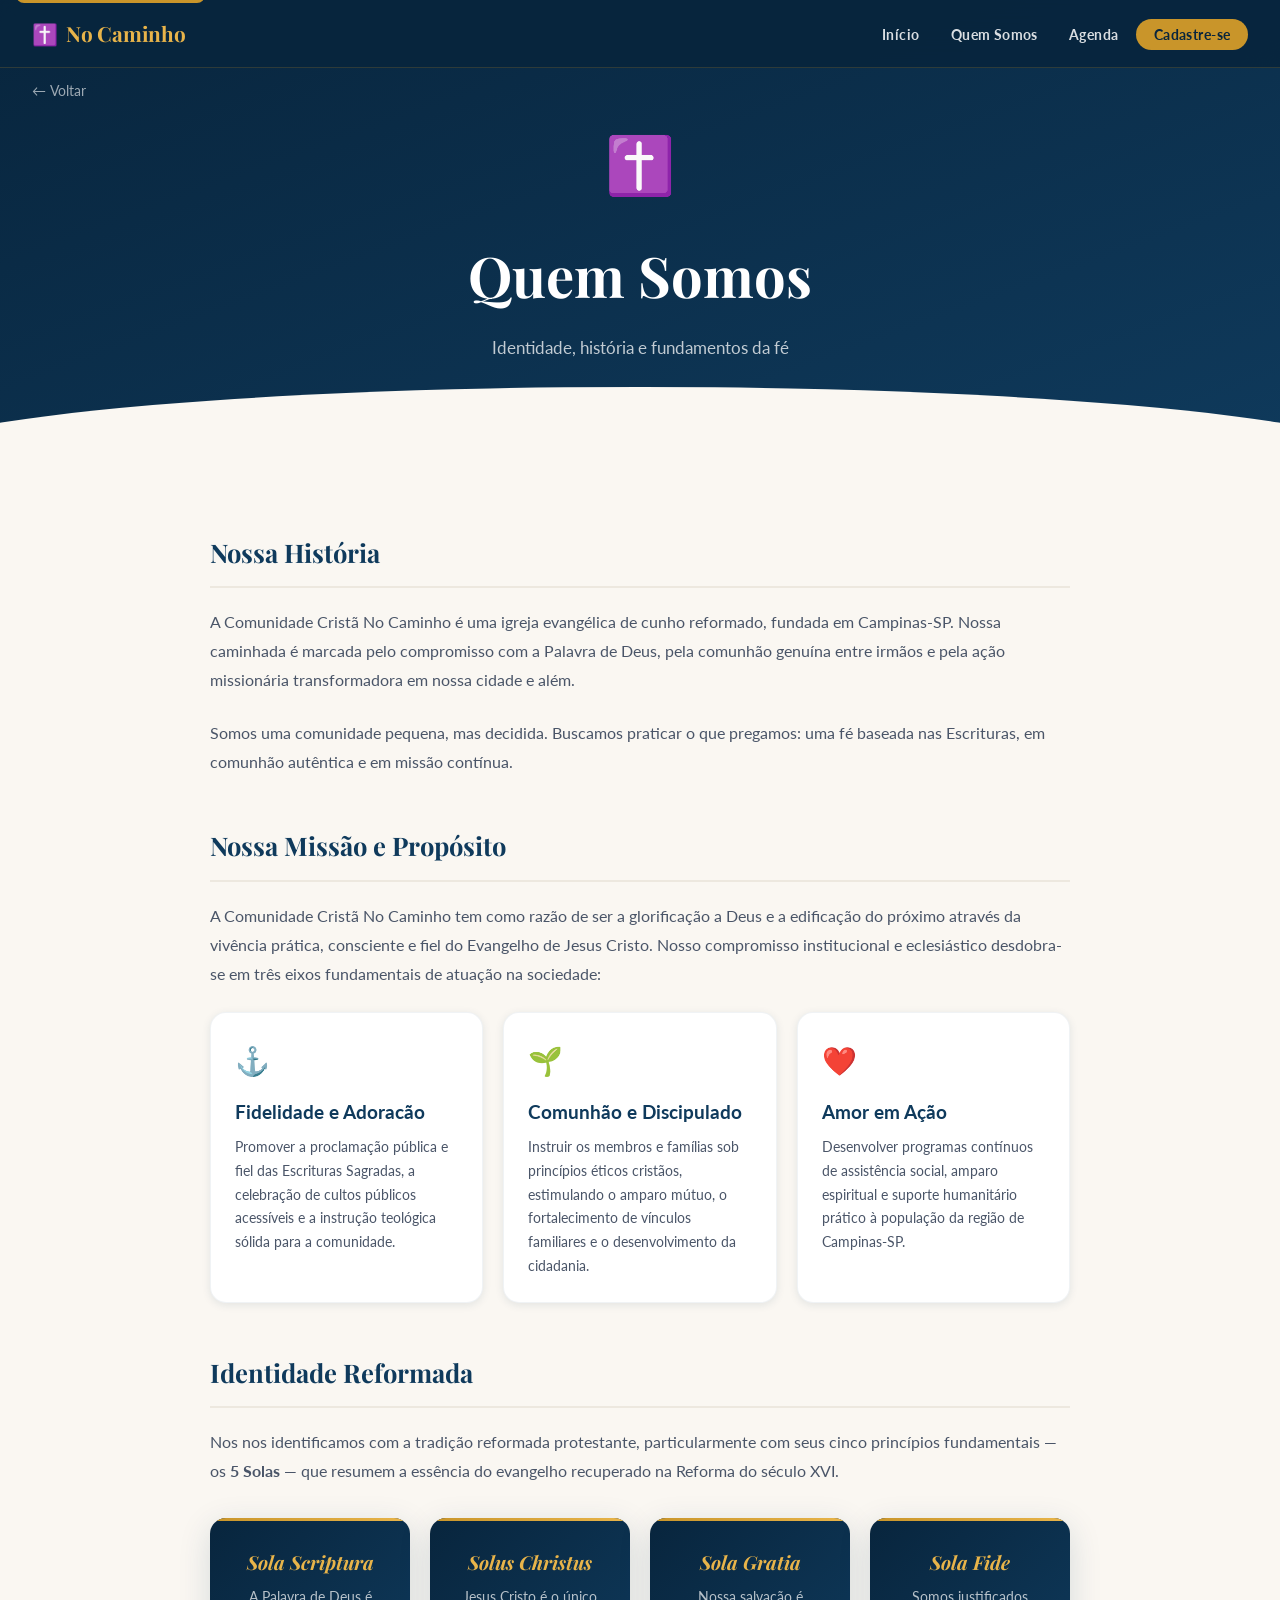
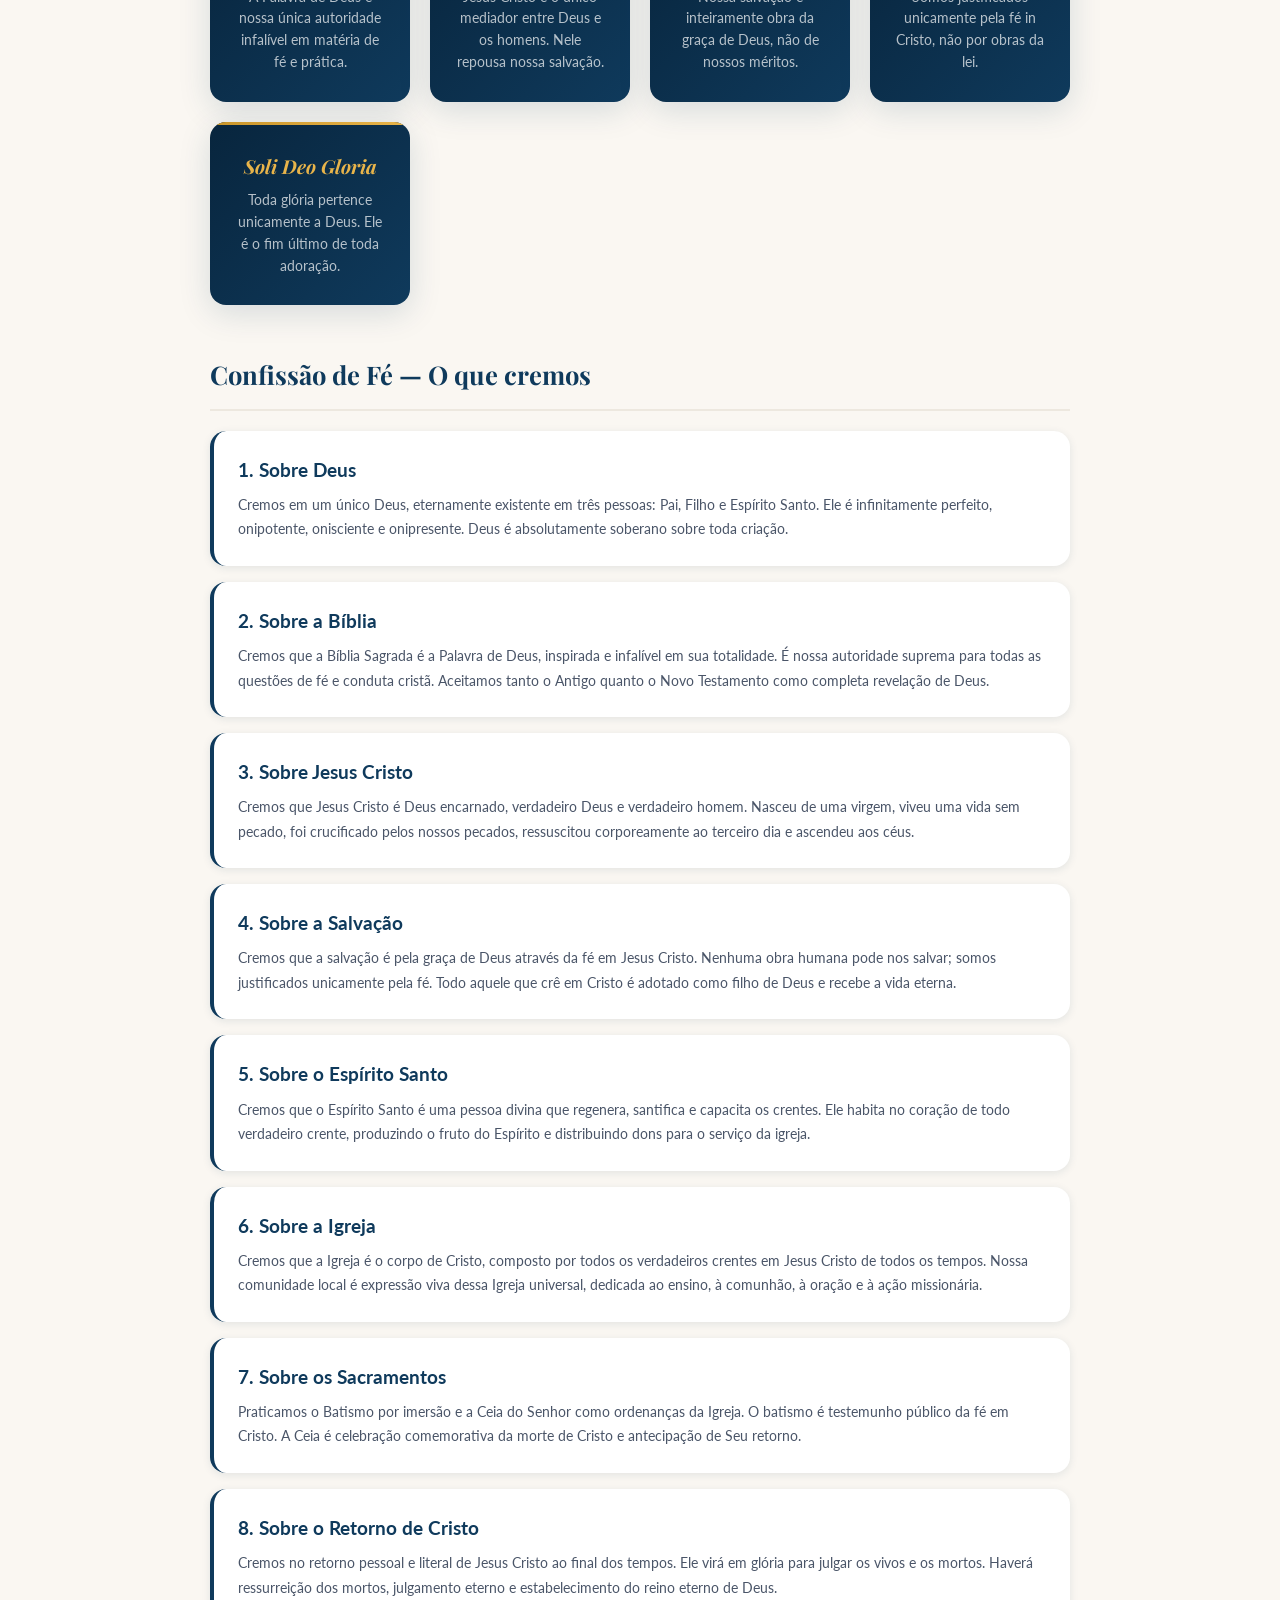
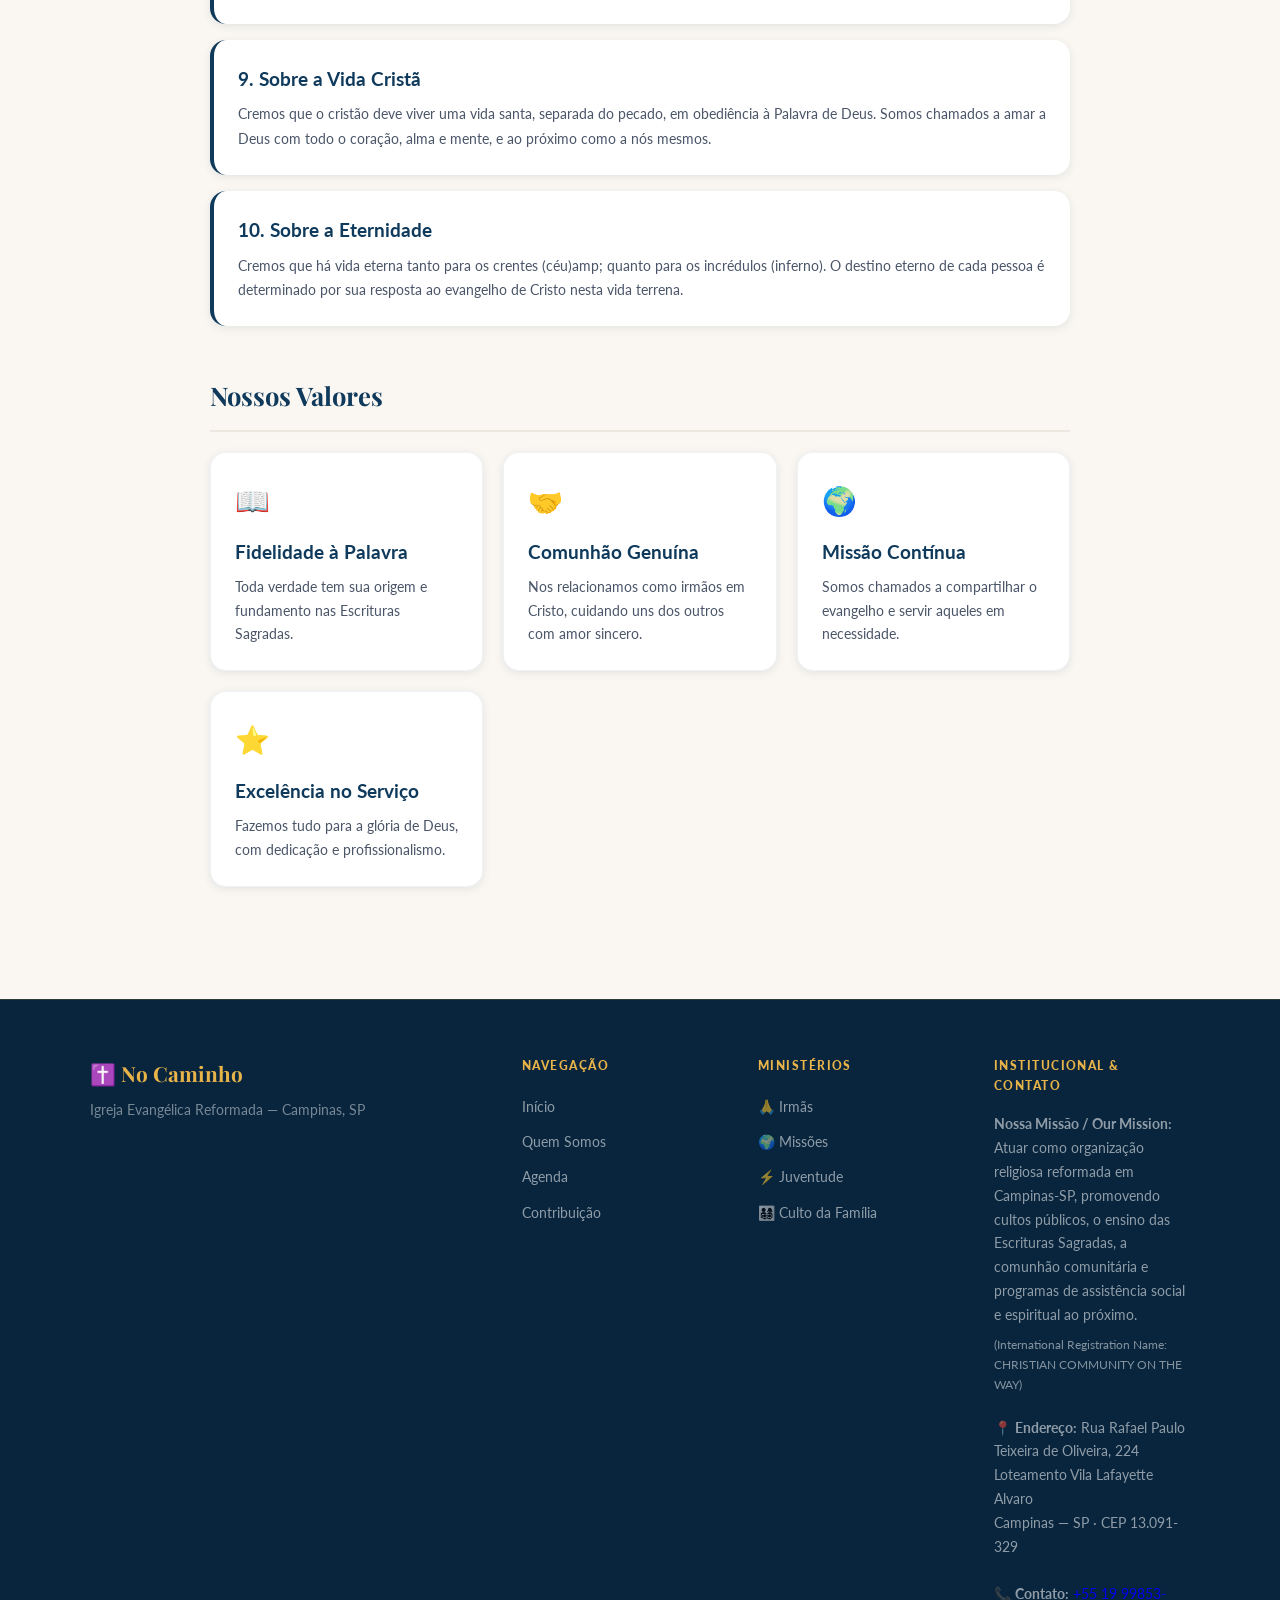
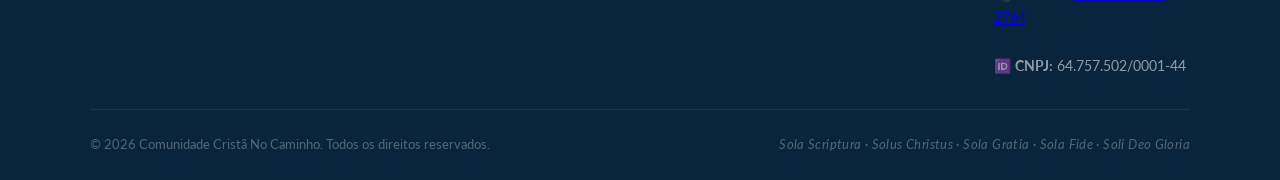
<file: quem-somos.html>
<!DOCTYPE html>
<html lang="pt-BR">
<head>
  <link rel="canonical" href="https://comunidadecristanocaminho.org.br/quem-somos.html" />
  <meta charset="UTF-8">
  <meta name="viewport" content="width=device-width, initial-scale=1.0">
  <meta name="description" content="Conheça a identidade reformada e confissão de fé da Comunidade Cristã No Caminho">
  <title>Quem Somos | Comunidade Cristã No Caminho</title>
  <link rel="stylesheet" href="style.css">
  <link rel="manifest" href="manifest.json">
  <meta name="mobile-web-app-capable" content="yes">
  <meta name="apple-mobile-web-app-capable" content="yes">
  <meta name="apple-mobile-web-app-status-bar-style" content="black-translucent">
  <meta name="apple-mobile-web-app-title" content="No Caminho">
</head>
<body>
  <a href="#main-content" class="skip-link">Pular para o conteúdo</a>

  <nav class="navbar">
    <a class="navbar-brand" href="index.html">✝️ <span>No Caminho</span></a>
    <button class="nav-toggle" aria-label="Abrir menu" aria-expanded="false" aria-controls="primary-navigation"><span></span><span></span><span></span></button>
    <ul class="navbar-links" id="primary-navigation">
      <li><a href="index.html">Início</a></li>
      <li><a href="quem-somos.html">Quem Somos</a></li>
      <li><a href="index.html#agenda">Agenda</a></li>
      <li><a href="index.html#contato" class="cta">Cadastre-se</a></li>
    </ul>
  </nav>

  <main id="main-content">
    <div class="page-hero">
      <a href="index.html" class="page-back">← Voltar</a>
      <span class="page-hero-icon">✝️</span>
      <h1 class="page-hero-title">Quem Somos</h1>
      <p class="page-hero-subtitle">Identidade, história e fundamentos da fé</p>
    </div>

    <div class="ministry-content">
      <div class="ministry-inner">

        <!-- História -->
        <div class="ministry-section reveal">
          <h2 class="ministry-section-title">Nossa História</h2>
          <p class="body-copy body-copy-spaced">
            A Comunidade Cristã No Caminho é uma igreja evangélica de cunho reformado, fundada em Campinas-SP. Nossa caminhada é marcada pelo compromisso com a Palavra de Deus, pela comunhão genuína entre irmãos e pela ação missionária transformadora em nossa cidade e além.
          </p>
          <p class="body-copy">
            Somos uma comunidade pequena, mas decidida. Buscamos praticar o que pregamos: uma fé baseada nas Escrituras, em comunhão autêntica e em missão contínua.
          </p>
        </div>

        <!-- Missão e Propósito (Exigência Google Nonprofits Ampliada) -->
        <div class="ministry-section reveal">
          <h2 class="ministry-section-title">Nossa Missão e Propósito</h2>
          <p class="body-copy body-copy-spaced">
            A Comunidade Cristã No Caminho tem como razão de ser a glorificação a Deus e a edificação do próximo através da vivência prática, consciente e fiel do Evangelho de Jesus Cristo. Nosso compromisso institucional e eclesiástico desdobra-se em três eixos fundamentais de atuação na sociedade:
          </p>
          <div class="valores-grid" style="margin-top: 1.5rem; margin-bottom: 1.5rem;">
            <div class="valor-card">
              <div class="icon">⚓</div>
              <h3>Fidelidade e Adoracão</h3>
              <p>Promover a proclamação pública e fiel das Escrituras Sagradas, a celebração de cultos públicos acessíveis e a instrução teológica sólida para a comunidade.</p>
            </div>
            <div class="valor-card">
              <div class="icon">🌱</div>
              <h3>Comunhão e Discipulado</h3>
              <p>Instruir os membros e famílias sob princípios éticos cristãos, estimulando o amparo mútuo, o fortalecimento de vínculos familiares e o desenvolvimento da cidadania.</p>
            </div>
            <div class="valor-card">
              <div class="icon">❤️</div>
              <h3>Amor em Ação</h3>
              <p>Desenvolver programas contínuos de assistência social, amparo espiritual e suporte humanitário prático à população da região de Campinas-SP.</p>
            </div>
          </div>
        </div>

        <!-- Solas -->
        <div class="ministry-section reveal">
          <h2 class="ministry-section-title">Identidade Reformada</h2>
          <p class="body-copy body-copy-spaced">Nos nos identificamos com a tradição reformada protestante, particularmente com seus cinco princípios fundamentais — os <strong>5 Solas</strong> — que resumem a essência do evangelho recuperado na Reforma do século XVI.</p>
          <div class="solas-grid">
            <div class="sola-card">
              <div class="sola-latin">Sola Scriptura</div>
              <div class="sola-desc">A Palavra de Deus é nossa única autoridade infalível em matéria de fé e prática.</div>
            </div>
            <div class="sola-card">
              <div class="sola-latin">Solus Christus</div>
              <div class="sola-desc">Jesus Cristo é o único mediador entre Deus e os homens. Nele repousa nossa salvação.</div>
            </div>
            <div class="sola-card">
              <div class="sola-latin">Sola Gratia</div>
              <div class="sola-desc">Nossa salvação é inteiramente obra da graça de Deus, não de nossos méritos.</div>
            </div>
            <div class="sola-card">
              <div class="sola-latin">Sola Fide</div>
              <div class="sola-desc">Somos justificados unicamente pela fé in Cristo, não por obras da lei.</div>
            </div>
            <div class="sola-card">
              <div class="sola-latin">Soli Deo Gloria</div>
              <div class="sola-desc">Toda glória pertence unicamente a Deus. Ele é o fim último de toda adoração.</div>
            </div>
          </div>
        </div>

        <!-- Confissão -->
        <div class="ministry-section reveal">
          <h2 class="ministry-section-title">Confissão de Fé — O que cremos</h2>
          <div class="confession-list">
            <div class="confession-item">
              <h3>1. Sobre Deus</h3>
              <p>Cremos em um único Deus, eternamente existente em três pessoas: Pai, Filho e Espírito Santo. Ele é infinitamente perfeito, onipotente, onisciente e onipresente. Deus é absolutamente soberano sobre toda criação.</p>
            </div>
            <div class="confession-item">
              <h3>2. Sobre a Bíblia</h3>
              <p>Cremos que a Bíblia Sagrada é a Palavra de Deus, inspirada e infalível em sua totalidade. É nossa autoridade suprema para todas as questões de fé e conduta cristã. Aceitamos tanto o Antigo quanto o Novo Testamento como completa revelação de Deus.</p>
            </div>
            <div class="confession-item">
              <h3>3. Sobre Jesus Cristo</h3>
              <p>Cremos que Jesus Cristo é Deus encarnado, verdadeiro Deus e verdadeiro homem. Nasceu de uma virgem, viveu uma vida sem pecado, foi crucificado pelos nossos pecados, ressuscitou corporeamente ao terceiro dia e ascendeu aos céus.</p>
            </div>
            <div class="confession-item">
              <h3>4. Sobre a Salvação</h3>
              <p>Cremos que a salvação é pela graça de Deus através da fé em Jesus Cristo. Nenhuma obra humana pode nos salvar; somos justificados unicamente pela fé. Todo aquele que crê em Cristo é adotado como filho de Deus e recebe a vida eterna.</p>
            </div>
            <div class="confession-item">
              <h3>5. Sobre o Espírito Santo</h3>
              <p>Cremos que o Espírito Santo é uma pessoa divina que regenera, santifica e capacita os crentes. Ele habita no coração de todo verdadeiro crente, produzindo o fruto do Espírito e distribuindo dons para o serviço da igreja.</p>
            </div>
            <div class="confession-item">
              <h3>6. Sobre a Igreja</h3>
              <p>Cremos que a Igreja é o corpo de Cristo, composto por todos os verdadeiros crentes em Jesus Cristo de todos os tempos. Nossa comunidade local é expressão viva dessa Igreja universal, dedicada ao ensino, à comunhão, à oração e à ação missionária.</p>
            </div>
            <div class="confession-item">
              <h3>7. Sobre os Sacramentos</h3>
              <p>Praticamos o Batismo por imersão e a Ceia do Senhor como ordenanças da Igreja. O batismo é testemunho público da fé em Cristo. A Ceia é celebração comemorativa da morte de Cristo e antecipação de Seu retorno.</p>
            </div>
            <div class="confession-item">
              <h3>8. Sobre o Retorno de Cristo</h3>
              <p>Cremos no retorno pessoal e literal de Jesus Cristo ao final dos tempos. Ele virá em glória para julgar os vivos e os mortos. Haverá ressurreição dos mortos, julgamento eterno e estabelecimento do reino eterno de Deus.</p>
            </div>
            <div class="confession-item">
              <h3>9. Sobre a Vida Cristã</h3>
              <p>Cremos que o cristão deve viver uma vida santa, separada do pecado, em obediência à Palavra de Deus. Somos chamados a amar a Deus com todo o coração, alma e mente, e ao próximo como a nós mesmos.</p>
            </div>
            <div class="confession-item">
              <h3>10. Sobre a Eternidade</h3>
              <p>Cremos que há vida eterna tanto para os crentes (céu)amp; quanto para os incrédulos (inferno). O destino eterno de cada pessoa é determinado por sua resposta ao evangelho de Cristo nesta vida terrena.</p>
            </div>
          </div>
        </div>

        <!-- Valores -->
        <div class="ministry-section reveal">
          <h2 class="ministry-section-title">Nossos Valores</h2>
          <div class="valores-grid">
            <div class="valor-card">
              <div class="icon">📖</div>
              <h3>Fidelidade à Palavra</h3>
              <p>Toda verdade tem sua origem e fundamento nas Escrituras Sagradas.</p>
            </div>
            <div class="valor-card">
              <div class="icon">🤝</div>
              <h3>Comunhão Genuína</h3>
              <p>Nos relacionamos como irmãos em Cristo, cuidando uns dos outros com amor sincero.</p>
            </div>
            <div class="valor-card">
              <div class="icon">🌍</div>
              <h3>Missão Contínua</h3>
              <p>Somos chamados a compartilhar o evangelho e servir aqueles em necessidade.</p>
            </div>
            <div class="valor-card">
              <div class="icon">⭐</div>
              <h3>Excelência no Serviço</h3>
              <p>Fazemos tudo para a glória de Deus, com dedicação e profissionalismo.</p>
            </div>
          </div>
        </div>

      </div>
    </div>
  </main>

  <footer class="footer">
    <div class="footer-inner">
      <div class="footer-brand">
        <div class="footer-logo">✝️ <span>No Caminho</span></div>
        <p class="footer-tagline">Igreja Evangélica Reformada — Campinas, SP</p>
      </div>
      <div class="footer-col">
        <h4>Navegação</h4>
        <ul>
          <li><a href="index.html">Início</a></li>
          <li><a href="quem-somos.html">Quem Somos</a></li>
          <li><a href="index.html#agenda">Agenda</a></li>
          <li><a href="contribuicao.html">Contribuição</a></li>
        </ul>
      </div>
      <div class="footer-col">
        <h4>Ministérios</h4>
        <ul>
          <li><a href="irmas.html">🙏 Irmãs</a></li>
          <li><a href="missoes.html">🌍 Missões</a></li>
          <li><a href="juventude.html">⚡ Juventude</a></li>
          <li><a href="cooperacao.html">👨‍👩‍👧‍👦 Culto da Família</a></li>
        </ul>
      </div>
     <div class="footer-col">
        <h4>Institucional &amp; Contato</h4>
        <p class="footer-mission">
        <strong>Nossa Missão / Our Mission:</strong> Atuar como organização religiosa reformada em Campinas-SP, promovendo cultos públicos, o ensino das Escrituras Sagradas, a comunhão comunitária e programas de assistência social e espiritual ao próximo. <br>
        <span class="footer-international">(International Registration Name: CHRISTIAN COMMUNITY ON THE WAY)</span>
        </p>
        <p>
          📍 <strong>Endereço:</strong> Rua Rafael Paulo Teixeira de Oliveira, 224<br>
          Loteamento Vila Lafayette Alvaro<br>
          Campinas — SP · CEP 13.091-329<br><br>
          📞 <strong>Contato:</strong> <a href="https://wa.me/5519998532764" >+55 19 99853-2764</a><br><br>
          🆔 <strong>CNPJ:</strong> 64.757.502/0001-44
        </p>
      </div>
    </div>
    <div class="footer-bottom">
      <span>© 2026 Comunidade Cristã No Caminho. Todos os direitos reservados.</span>
      <span class="footer-solas">Sola Scriptura · Solus Christus · Sola Gratia · Sola Fide · Soli Deo Gloria</span>
    </div>
  </footer>

  <script src="main.js"></script>
  <script>
    if ('serviceWorker' in navigator) {
      window.addEventListener('load', () => {
        navigator.serviceWorker.register('sw.js')
          .then(reg => console.log('SW registrado:', reg.scope))
          .catch(err => console.warn('SW erro:', err));
      });
    }
  </script>
</body>
</html>
</file>
<file: style.css>
/* ===== GOOGLE FONTS (Obrigatório no topo absoluto do arquivo) ===== */
@import url('https://fonts.googleapis.com/css2?family=Playfair+Display:ital,wght@0,400;0,600;0,700;1,400;1,600&family=Lato:wght@300;400;700;900&display=swap');

/* ===== RESET & BASE ===== */
*, *::before, *::after { box-sizing: border-box; margin: 0; padding: 0; }

:root {
  --navy: #0F3A5C;
  --navy-deep: #08253d;
  --navy-mid: #14507d;
  --gold: #C9952A;
  --gold-light: #e8b44a;
  --cream: #FAF7F2;
  --cream-dark: #EDE8DF;
  --white: #ffffff;
  --text: #1a1a2e;
  --text-light: #4a5568;
  --text-muted: #718096;
  --shadow-sm: 0 2px 8px rgba(15,58,92,.10);
  --shadow-md: 0 8px 32px rgba(15,58,92,.15);
  --shadow-lg: 0 20px 60px rgba(15,58,92,.20);
  --radius: 16px;
  --radius-sm: 8px;
  --transition: .3s cubic-bezier(.4,0,.2,1);
  --font-display: 'Playfair Display', Georgia, serif;
  --font-body: 'Lato', 'Segoe UI', sans-serif;
}

html { scroll-behavior: smooth; font-size: 16px; }
body {
  font-family: var(--font-body);
  background: var(--cream);
  color: var(--text);
  line-height: 1.7;
  overflow-x: hidden;
}

/* ===== SCROLLBAR ===== */
::-webkit-scrollbar { width: 6px; }
::-webkit-scrollbar-track { background: var(--cream-dark); }
::-webkit-scrollbar-thumb { background: var(--navy-mid); border-radius: 3px; }

/* ===== SKIP LINK ===== */
.skip-link {
  position: absolute; top: -40px; left: 1rem;
  background: var(--gold); color: var(--navy-deep);
  padding: .5rem 1rem; border-radius: var(--radius-sm);
  font-weight: 700; text-decoration: none; z-index: 9999;
  transition: top var(--transition);
}
.skip-link:focus { top: 1rem; }

/* ===== NAVBAR ===== */
.navbar {
  position: fixed; top: 0; left: 0; right: 0; z-index: 1000;
  background: rgba(8,37,61,.92);
  backdrop-filter: blur(16px);
  -webkit-backdrop-filter: blur(16px);
  border-bottom: 1px solid rgba(201,149,42,.2);
  padding: 0 2rem;
  display: flex; align-items: center; justify-content: space-between;
  height: 68px;
  transition: background var(--transition), box-shadow var(--transition);
}
.navbar.scrolled {
  background: rgba(8,37,61,.98);
  box-shadow: var(--shadow-md);
}
.navbar-brand {
  font-family: var(--font-display);
  font-size: 1.3rem; font-weight: 700;
  color: var(--white); text-decoration: none;
  display: flex; align-items: center; gap: .5rem;
  letter-spacing: -.01em;
}
.navbar-brand span { color: var(--gold-light); }
.navbar-links {
  display: flex; align-items: center; gap: .25rem;
  list-style: none;
}
.navbar-links a {
  color: rgba(255,255,255,.85);
  text-decoration: none;
  padding: .5rem .85rem;
  border-radius: var(--radius-sm);
  font-size: .875rem; font-weight: 700;
  letter-spacing: .03em;
  transition: color var(--transition), background var(--transition);
}
.navbar-links a:hover {
  color: var(--gold-light);
  background: rgba(201,149,42,.12);
}
.navbar-links a.cta {
  background: var(--gold);
  color: var(--navy-deep);
  padding: .45rem 1.1rem;
  border-radius: 999px;
}
.navbar-links a.cta:hover {
  background: var(--gold-light);
  color: var(--navy-deep);
}

/* Hamburger */
.nav-toggle {
  display: none;
  flex-direction: column; gap: 5px;
  background: none; border: none; cursor: pointer; padding: .5rem;
}
.nav-toggle span {
  display: block; width: 24px; height: 2px;
  background: var(--white); border-radius: 2px;
  transition: transform var(--transition), opacity var(--transition);
}
.nav-toggle.open span:nth-child(1) { transform: translateY(7px) rotate(45deg); }
.nav-toggle.open span:nth-child(2) { opacity: 0; }
.nav-toggle.open span:nth-child(3) { transform: translateY(-7px) rotate(-45deg); }

@media (max-width: 768px) {
  .nav-toggle { display: flex; }
  .navbar-links {
    display: none; flex-direction: column; align-items: stretch; gap: 0;
    position: absolute; top: 68px; left: 0; right: 0;
    background: var(--navy-deep);
    padding: 1rem;
    border-top: 1px solid rgba(201,149,42,.15);
  }
  .navbar-links.open { display: flex; }
  .navbar-links a { padding: .75rem 1rem; border-radius: var(--radius-sm); }
  .navbar { padding: 0 1rem; }
}

/* ===== HERO ===== */
.hero {
  min-height: 100svh;
  display: flex; align-items: center; justify-content: center;
  text-align: center;
  position: relative;
  overflow: hidden;
  background: linear-gradient(160deg, var(--navy-deep) 0%, var(--navy) 50%, #1a4a70 100%);
  padding: 100px 2rem 4rem;
}
.hero::before {
  content: '';
  position: absolute; inset: 0;
  background:
    radial-gradient(ellipse 80% 50% at 20% 60%, rgba(201,149,42,.10) 0%, transparent 60%),
    radial-gradient(ellipse 60% 80% at 80% 20%, rgba(201,149,42,.07) 0%, transparent 50%);
  pointer-events: none;
}
.hero-cross {
  position: absolute; top: 50%; left: 50%;
  transform: translate(-50%, -50%);
  font-size: clamp(200px, 35vw, 400px);
  opacity: .03; pointer-events: none;
  line-height: 1;
  color: var(--white);
}
.hero-content { position: relative; z-index: 1; max-width: 800px; }
.hero-eyebrow {
  display: inline-flex; align-items: center; gap: .6rem;
  background: rgba(201,149,42,.15);
  border: 1px solid rgba(201,149,42,.3);
  color: var(--gold-light);
  font-size: .8rem; font-weight: 700; letter-spacing: .12em;
  text-transform: uppercase;
  padding: .4rem 1rem; border-radius: 999px;
  margin-bottom: 2rem;
  animation: fadeInUp .8s ease both;
}
.hero-title {
  font-family: var(--font-display);
  font-size: clamp(2.5rem, 7vw, 5rem);
  font-weight: 700; line-height: 1.12;
  color: var(--white);
  margin-bottom: 1.5rem;
  animation: fadeInUp .8s .15s ease both;
}
.hero-title em { color: var(--gold-light); font-style: italic; }
.hero-subtitle {
  font-size: clamp(1rem, 2.5vw, 1.2rem);
  color: rgba(255,255,255,.75);
  margin-bottom: .75rem;
  animation: fadeInUp .8s .25s ease both;
}
.hero-tagline {
  font-size: .95rem; color: rgba(255,255,255,.5);
  letter-spacing: .04em; margin-bottom: 2.5rem;
  animation: fadeInUp .8s .35s ease both;
}
.hero-actions {
  display: flex; gap: 1rem; justify-content: center; flex-wrap: wrap;
  animation: fadeInUp .8s .45s ease both;
}
.btn {
  display: inline-flex; align-items: center; gap: .5rem;
  padding: .85rem 2rem; border-radius: 999px;
  font-weight: 700; font-size: .95rem; text-decoration: none;
  transition: transform var(--transition), box-shadow var(--transition), background var(--transition);
  cursor: pointer; border: none;
}
.btn:hover { transform: translateY(-2px); }
.btn-primary {
  background: var(--gold);
  color: var(--navy-deep);
  box-shadow: 0 4px 24px rgba(201,149,42,.4);
}
.btn-primary:hover { background: var(--gold-light); box-shadow: 0 8px 32px rgba(201,149,42,.5); }
.btn-outline {
  background: transparent;
  color: var(--white);
  border: 2px solid rgba(255,255,255,.4);
}
.btn-outline:hover { border-color: var(--white); background: rgba(255,255,255,.08); }
.hero-scroll {
  position: absolute; bottom: 2rem; left: 50%;
  transform: translateX(-50%);
  color: rgba(255,255,255,.4); font-size: .75rem;
  display: flex; flex-direction: column; align-items: center; gap: .5rem;
  animation: bounce 2s infinite;
}
.hero-scroll::after {
  content: '↓'; font-size: 1.2rem; color: var(--gold-light);
}

/* ===== SECTION BASE ===== */
.section { padding: 5rem 2rem; }
.section-inner { max-width: 1100px; margin: 0 auto; }
.section-header { text-align: center; margin-bottom: 3.5rem; }
.section-tag {
  display: inline-block;
  font-size: .7rem; font-weight: 900; letter-spacing: .15em;
  text-transform: uppercase; color: var(--gold);
  margin-bottom: .75rem;
}
.section-title {
  font-family: var(--font-display);
  font-size: clamp(1.8rem, 4vw, 2.8rem);
  font-weight: 700; line-height: 1.2;
  color: var(--navy-deep);
}
.section-subtitle {
  color: var(--text-light); font-size: 1.05rem; margin-top: .75rem;
}
.divider {
  width: 60px; height: 3px;
  background: linear-gradient(90deg, var(--gold), var(--gold-light));
  border-radius: 2px; margin: 1rem auto 0;
}

/* ===== MINISTRY CARDS ===== */
.ministerios-grid {
  display: grid;
  grid-template-columns: repeat(auto-fit, minmax(240px, 1fr));
  gap: 1.5rem;
}
.ministerio-card {
  background: var(--white);
  border-radius: var(--radius);
  padding: 2rem 1.75rem;
  text-decoration: none;
  color: var(--text);
  box-shadow: var(--shadow-sm);
  border: 1px solid rgba(15,58,92,.06);
  transition: transform var(--transition), box-shadow var(--transition), border-color var(--transition);
  display: flex; flex-direction: column; gap: .75rem;
  position: relative; overflow: hidden;
}
.ministerio-card::before {
  content: '';
  position: absolute; top: 0; left: 0; right: 0; height: 4px;
  background: linear-gradient(90deg, var(--navy), var(--gold));
  transform: scaleX(0); transform-origin: left;
  transition: transform var(--transition);
}
.ministerio-card:hover { transform: translateY(-6px); box-shadow: var(--shadow-md); border-color: rgba(201,149,42,.2); }
.ministerio-card:hover::before { transform: scaleX(1); }
.ministerio-emoji { font-size: 2.5rem; display: block; }
.ministerio-title {
  font-family: var(--font-display);
  font-size: 1.3rem; font-weight: 700; color: var(--navy);
}
.ministerio-desc { font-size: .9rem; color: var(--text-light); line-height: 1.6; }
.ministerio-schedule {
  margin-top: auto; padding-top: .75rem;
  border-top: 1px solid var(--cream-dark);
  font-size: .8rem; color: var(--gold); font-weight: 700;
}
.ministerio-arrow {
  position: absolute; right: 1.5rem; top: 50%;
  transform: translateY(-50%);
  color: var(--cream-dark); font-size: 1.5rem;
  transition: color var(--transition), right var(--transition);
}
.ministerio-card:hover .ministerio-arrow { color: var(--gold); right: 1.25rem; }

/* ===== AGENDA ===== */
.agenda-section { background: var(--navy-deep); }
.agenda-section .section-title { color: var(--white); }
.agenda-section .section-subtitle { color: rgba(255,255,255,.6); }
.agenda-section .section-tag { color: var(--gold-light); }
.agenda-grid {
  display: grid;
  grid-template-columns: repeat(auto-fit, minmax(220px, 1fr));
  gap: 1.25rem;
}
.agenda-card {
  background: rgba(255,255,255,.06);
  border: 1px solid rgba(255,255,255,.1);
  border-radius: var(--radius);
  padding: 1.75rem 1.5rem;
  text-align: center;
  transition: background var(--transition), border-color var(--transition), transform var(--transition);
}
.agenda-card:hover { background: rgba(255,255,255,.1); border-color: rgba(201,149,42,.3); transform: translateY(-4px); }
.agenda-card-day {
  font-size: .75rem; font-weight: 900; letter-spacing: .15em;
  text-transform: uppercase; color: var(--gold-light);
  margin-bottom: .5rem;
}
.agenda-card-icon { font-size: 2rem; margin-bottom: .75rem; display: block; }
.agenda-card-title {
  font-family: var(--font-display);
  font-size: 1.15rem; font-weight: 700; color: var(--white);
  margin-bottom: .25rem;
}
.agenda-card-time { font-size: 1.4rem; font-weight: 900; color: var(--gold-light); margin-bottom: .5rem; }
.agenda-card-desc { font-size: .85rem; color: rgba(255,255,255,.55); }
.agenda-address {
  text-align: center; margin-top: 2.5rem;
  color: rgba(255,255,255,.5); font-size: .9rem;
}
.agenda-address strong { color: var(--gold-light); }

/* ===== LOCATION ===== */
.location-grid {
  display: grid; grid-template-columns: 1fr 1fr;
  gap: 2.5rem; align-items: start;
}
@media (max-width: 768px) { .location-grid { grid-template-columns: 1fr; } }
.location-info { display: flex; flex-direction: column; gap: 1.5rem; }
.location-block {
  background: var(--white);
  border-radius: var(--radius);
  padding: 1.5rem;
  box-shadow: var(--shadow-sm);
  border-left: 4px solid var(--gold);
}
.location-block h3 {
  font-family: var(--font-display);
  font-size: 1.1rem; color: var(--navy);
  margin-bottom: .5rem;
}
.location-block p, .location-block a {
  color: var(--text-light); font-size: .95rem; text-decoration: none;
}
.location-block a:hover { color: var(--gold); }
.map-container {
  border-radius: var(--radius); overflow: hidden;
  box-shadow: var(--shadow-md);
  aspect-ratio: 4/3;
}
.map-container iframe { width: 100%; height: 100%; border: none; display: block; }

/* ===== CONTACT ===== */
.contact-section { background: linear-gradient(135deg, var(--navy-deep) 0%, var(--navy) 100%); }
.contact-section .section-title { color: var(--white); }
.contact-section .section-subtitle { color: rgba(255,255,255,.6); }
.contact-section .section-tag { color: var(--gold-light); }
.contact-form-wrapper {
  max-width: 620px; margin: 0 auto;
  background: rgba(255,255,255,.06);
  border: 1px solid rgba(255,255,255,.12);
  border-radius: var(--radius);
  padding: 2.5rem;
  backdrop-filter: blur(8px);
}
.form-group { margin-bottom: 1.25rem; }
.form-group label {
  display: block; margin-bottom: .4rem;
  font-size: .85rem; font-weight: 700;
  color: rgba(255,255,255,.8); letter-spacing: .03em;
}
.form-group label span { color: var(--gold-light); }
.form-group input,
.form-group select,
.form-group textarea {
  width: 100%; padding: .85rem 1rem;
  background: rgba(255,255,255,.08);
  border: 1px solid rgba(255,255,255,.15);
  border-radius: var(--radius-sm);
  color: var(--white); font-size: .95rem;
  font-family: var(--font-body);
  transition: border-color var(--transition), background var(--transition);
  outline: none;
}
.form-group input:focus,
.form-group select:focus,
.form-group textarea:focus {
  border-color: var(--gold);
  background: rgba(255,255,255,.12);
}
.form-group select option { background: var(--navy-deep); color: var(--white); }
.form-group textarea { resize: vertical; min-height: 100px; }
.form-success {
  display: none; text-align: center;
  padding: 1rem; border-radius: var(--radius-sm);
  background: rgba(72,199,142,.15);
  border: 1px solid rgba(72,199,142,.3);
  color: #48C78E; font-weight: 700; margin-bottom: 1rem;
}
.form-note {
  text-align: center; margin-top: 1rem;
  font-size: .8rem; color: rgba(255,255,255,.35);
}

/* ===== FOOTER ===== */
.footer {
  background: var(--navy-deep);
  border-top: 1px solid rgba(201,149,42,.2);
  padding: 3.5rem 2rem 1.5rem;
}
.footer-inner {
  max-width: 1100px; margin: 0 auto;
  display: grid; grid-template-columns: 2fr 1fr 1fr 1fr;
  gap: 2.5rem;
}
@media (max-width: 768px) { .footer-inner { grid-template-columns: 1fr 1fr; } }
@media (max-width: 480px) { .footer-inner { grid-template-columns: 1fr; } }
.footer-brand { }
.footer-logo {
  font-family: var(--font-display);
  font-size: 1.3rem; font-weight: 700; color: var(--white);
  margin-bottom: .5rem;
}
.footer-logo span { color: var(--gold-light); }
.footer-tagline { font-size: .85rem; color: rgba(255,255,255,.45); margin-bottom: 1.25rem; }
.footer-socials { display: flex; gap: .75rem; }
.footer-social {
  width: 38px; height: 38px;
  display: flex; align-items: center; justify-content: center;
  background: rgba(255,255,255,.07);
  border: 1px solid rgba(255,255,255,.12);
  border-radius: var(--radius-sm);
  font-size: 1.1rem; text-decoration: none;
  transition: background var(--transition), border-color var(--transition), transform var(--transition);
}
.footer-social:hover {
  background: rgba(201,149,42,.2);
  border-color: rgba(201,149,42,.4);
  transform: translateY(-2px);
}
.footer-col h4 {
  font-size: .75rem; font-weight: 900; letter-spacing: .12em;
  text-transform: uppercase; color: var(--gold-light);
  margin-bottom: 1rem;
}
.footer-col ul { list-style: none; display: flex; flex-direction: column; gap: .5rem; }
.footer-col ul a {
  font-size: .875rem; color: rgba(255,255,255,.55); text-decoration: none;
  transition: color var(--transition);
}
.footer-col ul a:hover { color: var(--white); }
.footer-col p { font-size: .875rem; color: rgba(255,255,255,.55); line-height: 1.7; }
.footer-bottom {
  max-width: 1100px; margin: 2rem auto 0;
  padding-top: 1.5rem;
  border-top: 1px solid rgba(255,255,255,.07);
  display: flex; align-items: center; justify-content: space-between;
  flex-wrap: wrap; gap: 1rem;
  font-size: .8rem; color: rgba(255,255,255,.3);
}
.footer-solas {
  font-style: italic; letter-spacing: .03em;
}

/* Regra utilitária para os metadados de tradução exigidos pelo Google */
.footer-international {
  display: block;
  font-size: 0.75rem;
  color: rgba(255, 255, 255, 0.4);
  margin-top: 0.5rem;
}

/* ===== PAGE HERO (sub-pages) ===== */
.page-hero {
  background: linear-gradient(160deg, var(--navy-deep), var(--navy));
  /* 68px navbar + 24px respiro + conteúdo centralizado */
  padding: 0 2rem 5rem;
  padding-top: calc(68px + 3rem);
  min-height: 340px;
  display: flex;
  flex-direction: column;
  align-items: center;
  justify-content: center;
  text-align: center;
  position: relative; overflow: hidden;
}
.page-hero::after {
  content: '';
  position: absolute; bottom: 0; left: 0; right: 0; height: 80px;
  background: var(--cream);
  clip-path: ellipse(60% 100% at 50% 100%);
}
.page-hero-icon {
  font-size: 3.5rem; margin-bottom: 1rem; display: block;
  animation: fadeInUp .6s ease both;
  position: relative; z-index: 1;
}
.page-hero-title {
  font-family: var(--font-display);
  font-size: clamp(2rem, 5vw, 3.5rem);
  font-weight: 700; color: var(--white);
  margin-bottom: .75rem;
  animation: fadeInUp .6s .1s ease both;
  position: relative; z-index: 1;
}
.page-hero-subtitle {
  color: rgba(255,255,255,.75); font-size: 1.05rem;
  animation: fadeInUp .6s .2s ease both;
  position: relative; z-index: 1;
  /* garante legibilidade mesmo sobre o clip-path */
  padding-bottom: 1.5rem;
}
.page-back {
  /* posicionado logo abaixo da navbar, sem sobrepor o conteúdo */
  position: absolute;
  top: calc(68px + 12px);
  left: 2rem;
  font-size: .85rem; color: rgba(255,255,255,.6); text-decoration: none;
  display: flex; align-items: center; gap: .3rem;
  transition: color var(--transition);
  z-index: 2;
}
.page-back:hover { color: var(--gold-light); }

/* ===== MINISTRY PAGE ===== */
.ministry-content { padding: 4rem 2rem; }
.ministry-inner { max-width: 860px; margin: 0 auto; }
.ministry-section {
  margin-bottom: 3rem;
}
.ministry-section-title {
  font-family: var(--font-display);
  font-size: 1.6rem; font-weight: 700; color: var(--navy);
  margin-bottom: 1.25rem; padding-bottom: .75rem;
  border-bottom: 2px solid var(--cream-dark);
}
.ministry-cards {
  display: grid; grid-template-columns: repeat(auto-fit, minmax(200px, 1fr));
  gap: 1rem;
}
.ministry-feature-card {
  background: var(--white);
  border-radius: var(--radius);
  padding: 1.5rem;
  box-shadow: var(--shadow-sm);
  border: 1px solid rgba(15,58,92,.06);
  transition: transform var(--transition), box-shadow var(--transition);
}
.ministry-feature-card:hover { transform: translateY(-4px); box-shadow: var(--shadow-md); }
.ministry-feature-card .icon { font-size: 1.75rem; margin-bottom: .75rem; }
.ministry-feature-card h3 { font-size: 1rem; font-weight: 700; color: var(--navy); margin-bottom: .4rem; }
.ministry-feature-card p { font-size: .875rem; color: var(--text-light); }

.meeting-banner {
  background: linear-gradient(135deg, var(--navy), var(--navy-mid));
  border-radius: var(--radius);
  padding: 2rem;
  display: flex; align-items: center; justify-content: space-between;
  flex-wrap: wrap; gap: 1.5rem;
  box-shadow: var(--shadow-md);
}
.meeting-banner-info h3 { color: var(--gold-light); font-family: var(--font-display); font-size: 1.2rem; margin-bottom: .25rem; }
.meeting-banner-info p { color: rgba(255,255,255,.75); font-size: .9rem; }
.btn-whatsapp {
  background: #25D366; color: var(--white);
  font-weight: 700; padding: .85rem 1.75rem;
  border-radius: 999px; text-decoration: none;
  display: inline-flex; align-items: center; gap: .5rem;
  transition: background var(--transition), transform var(--transition), box-shadow var(--transition);
  box-shadow: 0 4px 16px rgba(37,211,102,.3);
}
.btn-whatsapp:hover { background: #20ba5a; transform: translateY(-2px); box-shadow: 0 8px 24px rgba(37,211,102,.4); }

/* ===== CONTRIBUIÇÃO ===== */
.contrib-grid {
  display: grid; grid-template-columns: repeat(auto-fit, minmax(200px, 1fr));
  gap: 1.25rem; margin-bottom: 3rem;
}
.contrib-card {
  background: var(--white); border-radius: var(--radius);
  padding: 1.75rem 1.5rem; text-align: center;
  box-shadow: var(--shadow-sm); border: 1px solid rgba(15,58,92,.06);
  transition: transform var(--transition), box-shadow var(--transition);
}
.contrib-card:hover { transform: translateY(-4px); box-shadow: var(--shadow-md); }
.contrib-card .icon { font-size: 2rem; margin-bottom: .75rem; display: block; }
.contrib-card h3 { font-weight: 700; color: var(--navy); margin-bottom: .4rem; font-size: 1rem; }
.contrib-card p { font-size: .875rem; color: var(--text-light); }

.pix-box {
  background: var(--white); border-radius: var(--radius);
  padding: 2rem; box-shadow: var(--shadow-sm);
  border: 2px solid rgba(201,149,42,.2);
  max-width: 480px; margin: 0 auto 2rem;
  text-align: center;
}
.pix-box h3 { font-family: var(--font-display); color: var(--navy); font-size: 1.3rem; margin-bottom: 1rem; }
.pix-key {
  background: var(--cream); border-radius: var(--radius-sm);
  padding: 1rem; font-family: monospace; font-size: 1.1rem;
  font-weight: 700; color: var(--navy); letter-spacing: .05em;
  margin-bottom: 1rem; border: 1px dashed rgba(201,149,42,.4);
}
.pix-meta { font-size: .85rem; color: var(--text-light); margin-top: .75rem; }

.bank-table {
  width: 100%; border-collapse: collapse; background: var(--white);
  border-radius: var(--radius); overflow: hidden;
  box-shadow: var(--shadow-sm);
}
.bank-table td {
  padding: .85rem 1.25rem;
  border-bottom: 1px solid var(--cream-dark);
  font-size: .9rem;
}
.bank-table tr:last-child td { border-bottom: none; }
.bank-table td:first-child { color: var(--text-muted); font-weight: 700; width: 40%; }
.bank-table td:last-child { color: var(--navy); font-weight: 700; }

.verse-banner {
  background: linear-gradient(135deg, var(--navy), var(--navy-mid));
  border-radius: var(--radius); padding: 2.5rem;
  text-align: center; box-shadow: var(--shadow-md);
  margin-top: 2rem;
}
.verse-banner p { font-family: var(--font-display); font-size: 1.15rem; font-style: italic; color: rgba(255,255,255,.9); line-height: 1.7; }
.verse-banner cite { font-size: .875rem; color: var(--gold-light); font-style: normal; margin-top: .75rem; display: block; }

/* ===== COOPERAÇÃO — INSTITUTIONS ===== */
.institutions-section {
  background: linear-gradient(135deg, rgba(201,149,42,.05), rgba(15,58,92,.05));
  border-radius: var(--radius);
  padding: 2.5rem;
  border: 1px solid rgba(201,149,42,.2);
  margin-top: 2.5rem;
}
.institutions-header {
  display: flex; align-items: center; gap: 1rem;
  margin-bottom: 1.75rem;
}
.institutions-header h2 {
  font-family: var(--font-display);
  font-size: 1.5rem; font-weight: 700; color: var(--navy);
}
.institutions-subtitle { color: var(--text-light); font-size: .9rem; margin-bottom: 1.75rem; margin-top: -.75rem; }
.institutions-grid {
  display: grid; grid-template-columns: repeat(auto-fit, minmax(260px, 1fr));
  gap: 1.25rem;
}
.institution-card {
  background: var(--white);
  border-radius: var(--radius);
  padding: 1.5rem 1.75rem;
  box-shadow: var(--shadow-sm);
  border: 1px solid rgba(15,58,92,.07);
  text-decoration: none; color: var(--text);
  display: flex; flex-direction: column; gap: .5rem;
  transition: transform var(--transition), box-shadow var(--transition), border-color var(--transition);
  position: relative; overflow: hidden;
}
.institution-card::after {
  content: '↗';
  position: absolute; top: 1rem; right: 1.25rem;
  color: var(--cream-dark); font-size: 1.1rem;
  transition: color var(--transition), transform var(--transition);
}
.institution-card:hover { transform: translateY(-5px); box-shadow: var(--shadow-md); border-color: var(--gold); }
.institution-card:hover::after { color: var(--gold); transform: translate(2px, -2px); }
.institution-tag {
  display: inline-block; font-size: .7rem; font-weight: 900;
  letter-spacing: .1em; text-transform: uppercase;
  padding: .2rem .6rem; border-radius: 999px;
  margin-bottom: .25rem;
}
.tag-missoes { background: rgba(201,149,42,.12); color: var(--gold); }
.tag-social { background: rgba(72,199,142,.12); color: #2e8b5a; }
.institution-name {
  font-family: var(--font-display);
  font-size: 1.15rem; font-weight: 700; color: var(--navy);
}
.institution-desc { font-size: .875rem; color: var(--text-light); line-height: 1.6; }
.institution-url { font-size: .8rem; color: var(--text-muted); margin-top: .25rem; }

/* ===== QUEM SOMOS ===== */
.solas-grid {
  display: grid; grid-template-columns: repeat(auto-fit, minmax(200px, 1fr));
  gap: 1.25rem; margin: 2rem 0;
}
.sola-card {
  background: linear-gradient(135deg, var(--navy-deep), var(--navy));
  border-radius: var(--radius); padding: 1.75rem 1.5rem;
  text-align: center; box-shadow: var(--shadow-md);
  position: relative; overflow: hidden;
  transition: transform var(--transition), box-shadow var(--transition);
}
.sola-card:hover { transform: translateY(-5px); box-shadow: var(--shadow-lg); }
.sola-card::before {
  content: '';
  position: absolute; top: 0; left: 0; right: 0; height: 3px;
  background: linear-gradient(90deg, var(--gold), var(--gold-light));
}
.sola-latin {
  font-family: var(--font-display); font-style: italic;
  font-size: 1.2rem; font-weight: 700; color: var(--gold-light);
  margin-bottom: .5rem;
}
.sola-desc { font-size: .85rem; color: rgba(255,255,255,.7); line-height: 1.6; }

.confession-list { display: flex; flex-direction: column; gap: 1rem; }
.confession-item {
  background: var(--white); border-radius: var(--radius);
  padding: 1.5rem; box-shadow: var(--shadow-sm);
  border-left: 4px solid var(--navy);
  transition: border-color var(--transition), transform var(--transition);
}
.confession-item:hover { border-color: var(--gold); transform: translateX(4px); }
.confession-item h3 { font-weight: 700; color: var(--navy); margin-bottom: .4rem; }
.confession-item p { color: var(--text-light); font-size: .9rem; line-height: 1.7; }

.valores-grid {
  display: grid; grid-template-columns: repeat(auto-fit, minmax(220px, 1fr));
  gap: 1.25rem;
}
.valor-card {
  background: var(--white); border-radius: var(--radius);
  padding: 1.5rem; box-shadow: var(--shadow-sm);
  border: 1px solid rgba(15,58,92,.06);
  transition: transform var(--transition), box-shadow var(--transition);
}
.valor-card:hover { transform: translateY(-4px); box-shadow: var(--shadow-md); }
.valor-card .icon { font-size: 1.75rem; margin-bottom: .75rem; }
.valor-card h3 { font-weight: 700; color: var(--navy); margin-bottom: .4rem; }
.valor-card p { font-size: .875rem; color: var(--text-light); }

/* ===== ANIMATIONS ===== */
@keyframes fadeInUp {
  from { opacity: 0; transform: translateY(24px); }
  to { opacity: 1; transform: translateY(0); }
}
@keyframes bounce {
  0%, 100% { transform: translateX(-50%) translateY(0); }
  50% { transform: translateX(-50%) translateY(8px); }
}

/* Scroll-triggered reveal */
.reveal {
  opacity: 0; transform: translateY(32px);
  transition: opacity .7s ease, transform .7s ease;
}
.reveal.visible { opacity: 1; transform: translateY(0); }
.reveal-delay-1 { transition-delay: .1s; }
.reveal-delay-2 { transition-delay: .2s; }
.reveal-delay-3 { transition-delay: .3s; }
.reveal-delay-4 { transition-delay: .4s; }

/* ===== UTILITY ===== */
.text-center { text-align: center; }
.mt-2 { margin-top: 2rem; }
.mb-2 { margin-bottom: 2rem; }
.gold { color: var(--gold); }


/* ===== AJUSTES DA ATUALIZAÇÃO 2026 ===== */
.optional-label {
  color: rgba(255,255,255,.4);
  font-weight: 400;
}
.btn-full {
  width: 100%;
  justify-content: center;
}
.body-copy {
  color: var(--text-light);
  line-height: 1.8;
}
.body-copy-spaced {
  margin-bottom: 1.5rem;
}
.text-link {
  color: var(--gold);
  font-weight: 700;
}
.footer-mission {
  margin-bottom: 1.25rem;
  font-size: .85rem;
  color: rgba(255,255,255,.7);
  line-height: 1.5;
  max-width: 320px;
}
.footer-international {
  font-size: .75rem;
  color: rgba(255,255,255,.5);
}
.institutions-icon {
  font-size: 2rem;
}
.family-lead {
  color: var(--text-light);
  line-height: 1.9;
  font-size: 1.05rem;
  max-width: 850px;
}
.family-highlight {
  padding: 1.5rem;
  background: rgba(201,149,42,.08);
  border-left: 4px solid var(--gold);
  border-radius: var(--radius-sm);
}
.family-highlight h3 {
  color: var(--navy);
  margin-bottom: .5rem;
  font-family: var(--font-display);
}
.family-highlight p {
  color: var(--text-light);
  line-height: 1.8;
}
</file>
